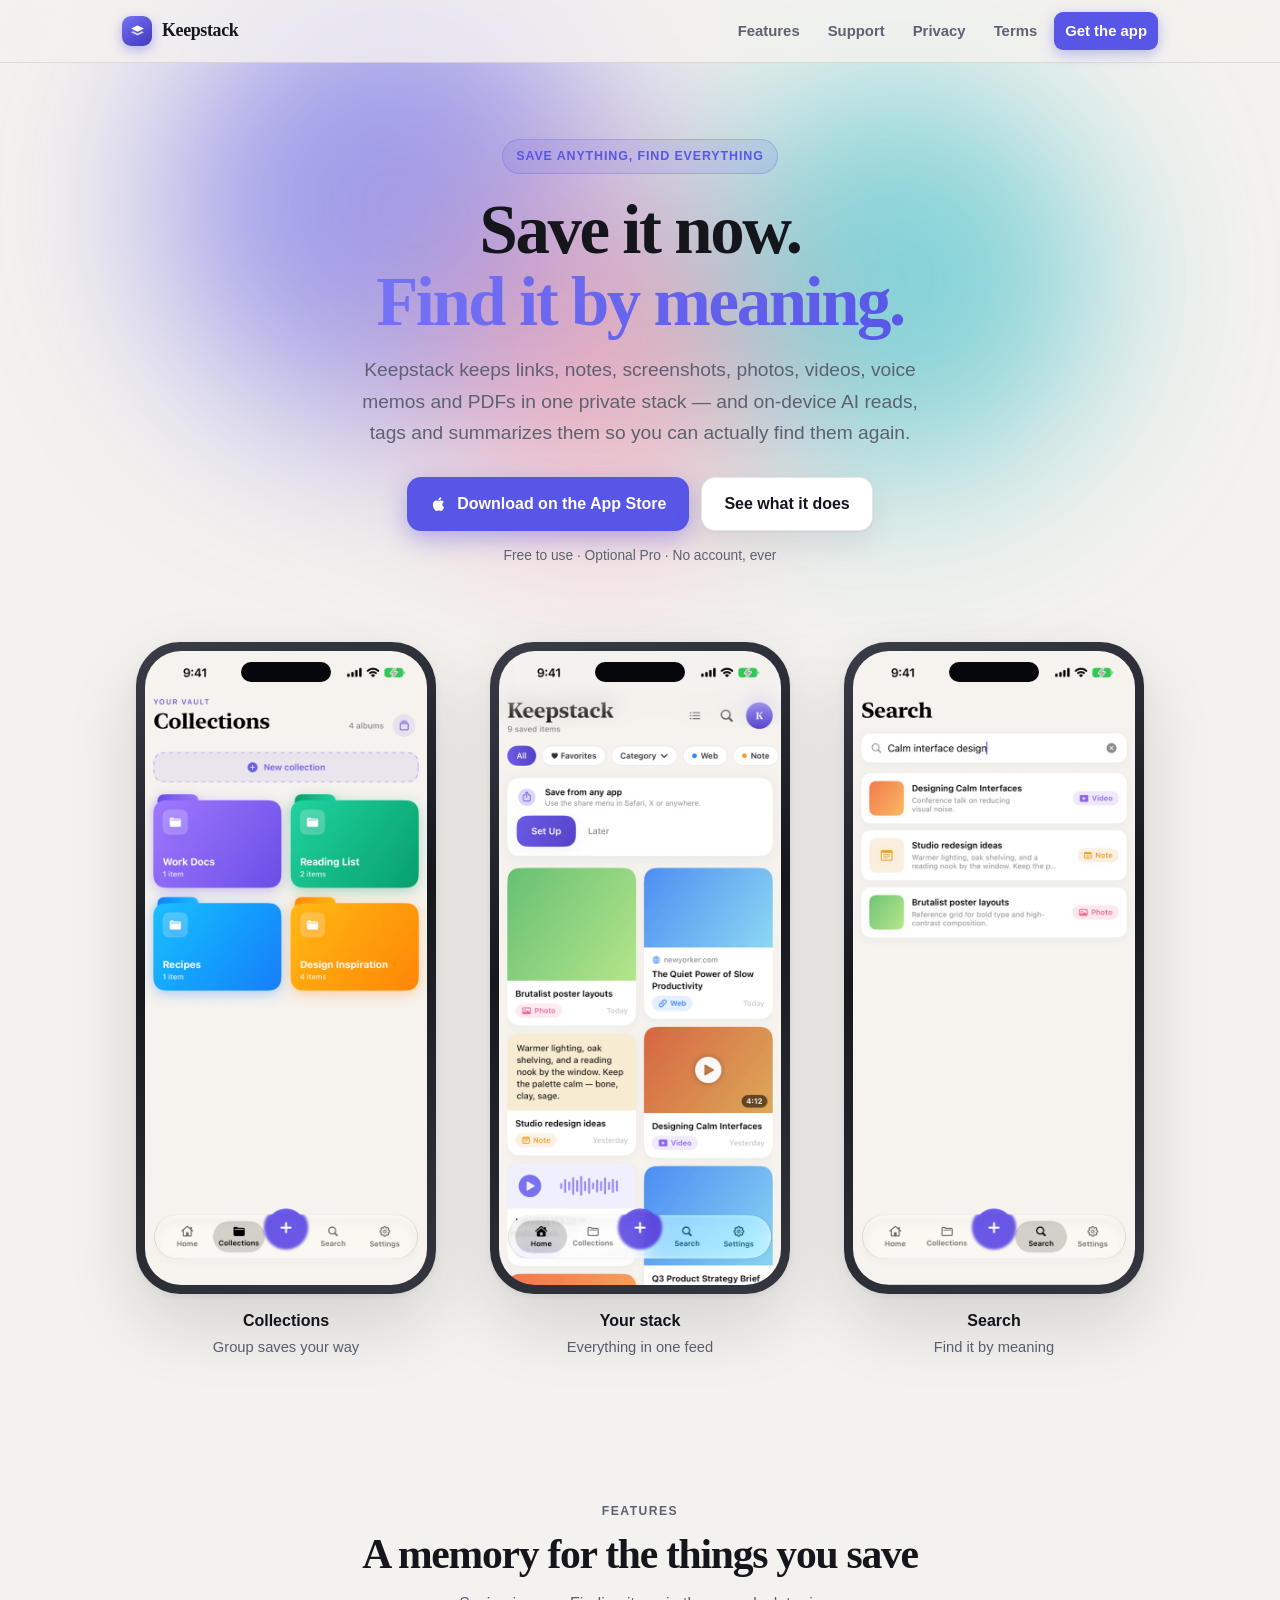
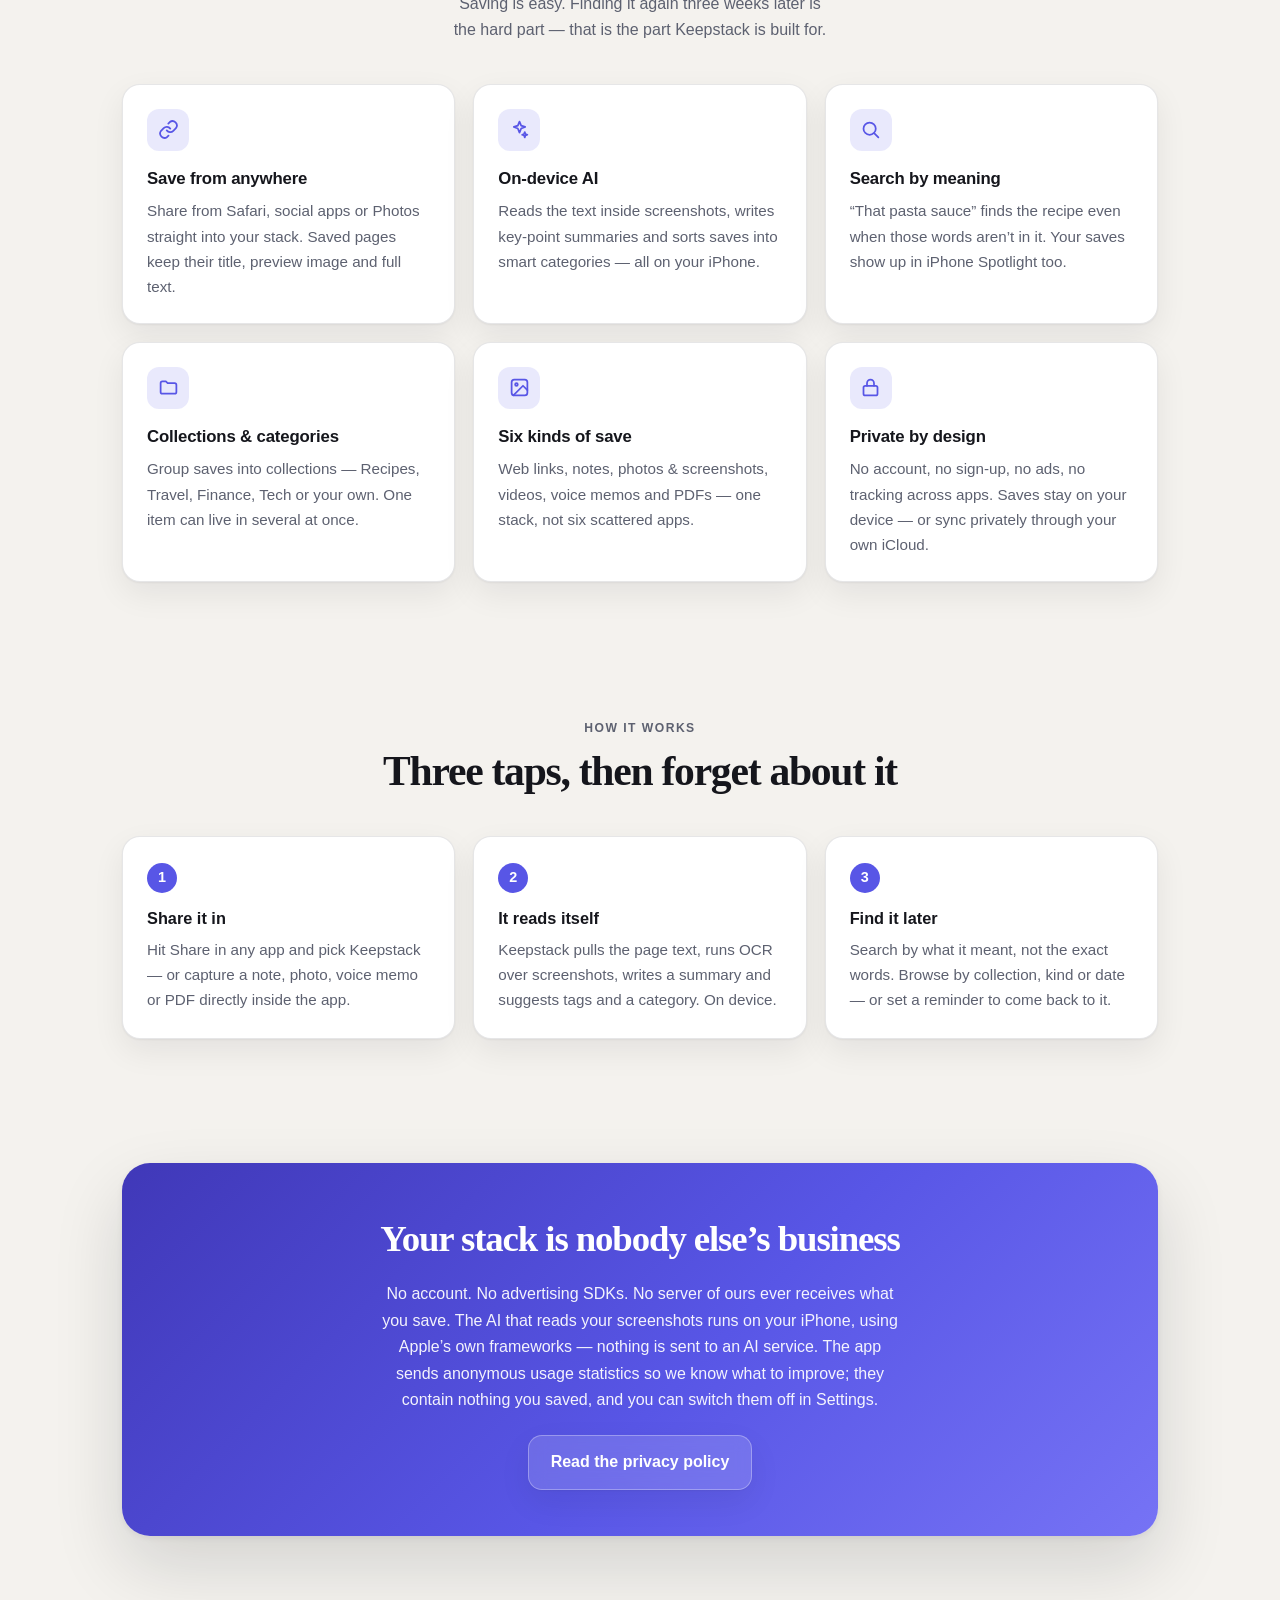
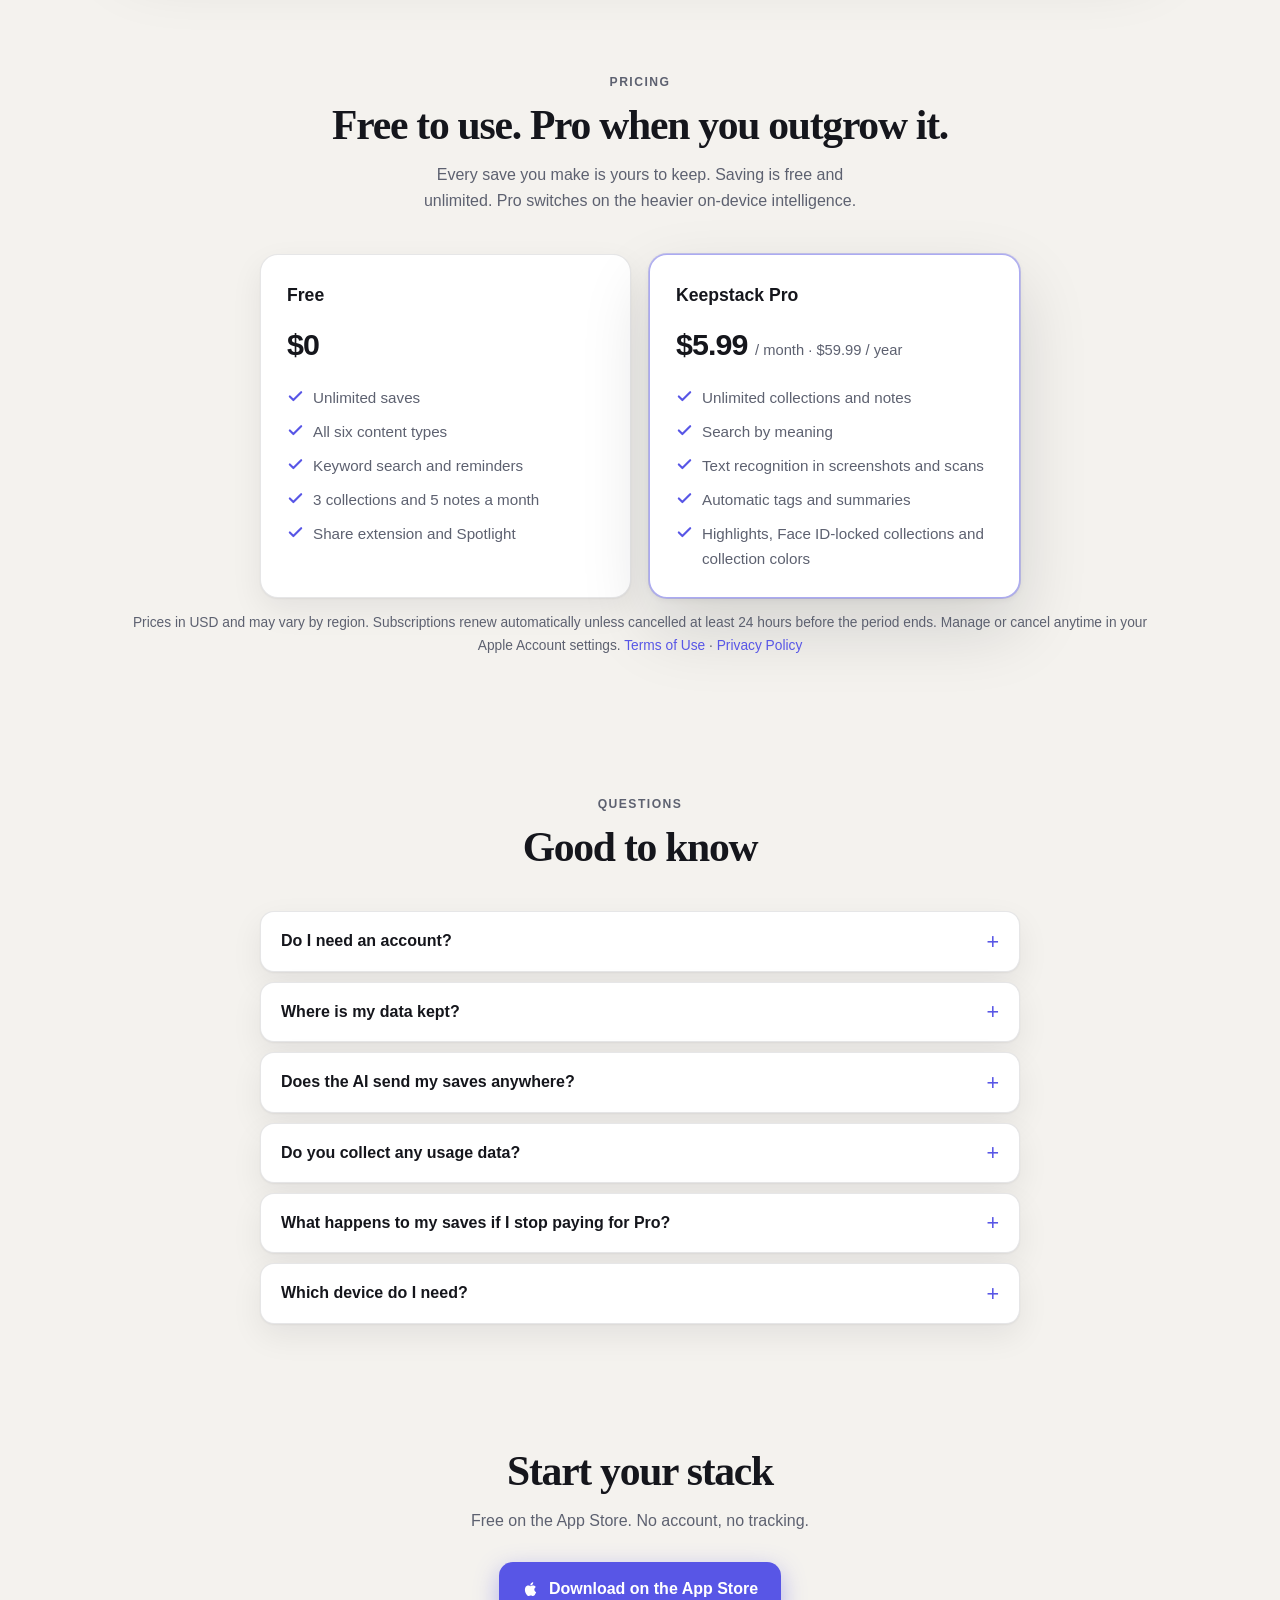
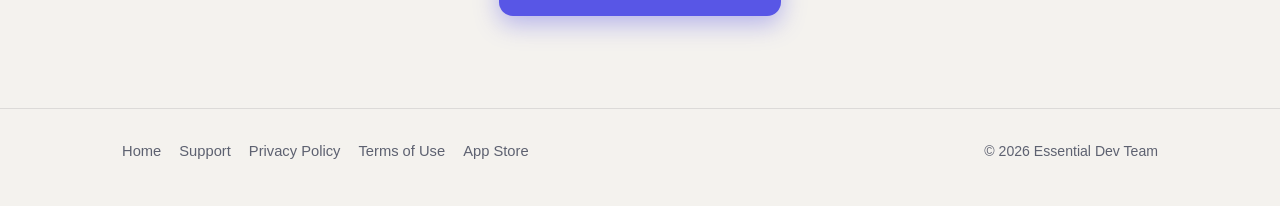
<file: index.html>
<!doctype html>
<html lang="en">
<head>
  <meta charset="utf-8">
  <meta name="viewport" content="width=device-width, initial-scale=1">
  <title>Keepstack — Save Links, Notes & Screenshots Privately</title>
  <meta name="description" content="Keepstack keeps your links, notes, screenshots, photos, videos, voice memos and PDFs in one private stack — with on-device AI that tags, summarizes and finds them again.">
  <meta name="theme-color" content="#5856E6">
  <meta property="og:title" content="Keepstack — Save Links, Notes & Screenshots Privately">
  <meta property="og:description" content="Keepstack keeps your links, notes, screenshots, photos, videos, voice memos and PDFs in one private stack — with on-device AI that tags, summarizes and finds them again.">
  <meta property="og:type" content="website">
  <meta property="og:url" content="https://snrgwa-bot.github.io/Keepstack/">
  <meta property="og:image" content="https://snrgwa-bot.github.io/Keepstack/shots/1-library.png">
  <meta name="twitter:card" content="summary_large_image">
  <link rel="canonical" href="https://snrgwa-bot.github.io/Keepstack/">
  <link rel="stylesheet" href="style.css">
  <link rel="icon" href="data:image/svg+xml,<svg xmlns='http://www.w3.org/2000/svg' viewBox='0 0 100 100'><rect width='100' height='100' rx='24' fill='%235856E6'/><g fill='white'><path d='M50 18 82 34 50 50 18 34z'/><path d='M50 58 74 46l8 4-32 16-32-16 8-4z' opacity='.75'/></g></svg>">
</head>
<body>
  <header class="site">
    <div class="wrap nav">
      <a class="brand" href="index.html">
        <span class="logo"><svg viewBox="0 0 100 100" fill="#fff"><path d="M50 14 88 33 50 52 12 33z"/><path d="M50 62 76 49l12 6-38 19-38-19 12-6z" opacity=".75"/></svg></span>
        Keepstack
      </a>
      <nav class="nav-links">
        <a class="only-wide" href="index.html#features">Features</a>
        <a href="support.html">Support</a>
        <a href="privacy.html">Privacy</a>
        <a class="only-wide" href="terms.html">Terms</a>
        <a class="cta" href="https://apps.apple.com/app/id6787906490">Get the app</a>
      </nav>
    </div>
  </header>
  <main>
    <div class="wrap">
      <section class="hero">
        <div class="aurora" aria-hidden="true"><span class="a1"></span><span class="a2"></span><span class="a3"></span></div>
        <span class="badge reveal">Save anything, find everything</span>
        <h1 class="reveal d1">Save it now.<br><em>Find it by meaning.</em></h1>
        <p class="lead reveal d2">Keepstack keeps links, notes, screenshots, photos, videos, voice memos and PDFs in one private stack — and on-device AI reads, tags and summarizes them so you can actually find them again.</p>
        <div class="cta-row reveal d3">
          <a class="btn btn-primary" href="https://apps.apple.com/app/id6787906490">
            <svg width="18" height="18" viewBox="0 0 24 24" fill="currentColor" aria-hidden="true"><path d="M16.4 12.7c0-2.3 1.9-3.4 2-3.5-1.1-1.6-2.8-1.8-3.4-1.8-1.5-.2-2.8.8-3.6.8-.7 0-1.8-.8-3-.8-1.6 0-3 .9-3.8 2.3-1.6 2.8-.4 7 1.2 9.3.8 1.1 1.7 2.4 2.9 2.3 1.2 0 1.6-.7 3-.7s1.8.7 3 .7c1.3 0 2.1-1.1 2.8-2.3.9-1.3 1.3-2.6 1.3-2.7 0 0-2.4-.9-2.4-3.6zM14 5.9c.6-.8 1.1-1.9 1-3-1 0-2.2.6-2.9 1.5-.6.7-1.2 1.8-1 2.9 1.1 0 2.2-.6 2.9-1.4z"/></svg>
            Download on the App Store
          </a>
          <a class="btn btn-ghost" href="#features">See what it does</a>
        </div>
        <p class="note reveal d3">Free to use · Optional Pro · No account, ever</p>
      </section>

      <section style="padding-top:22px" aria-label="Screenshots">
        <div class="showcase">
          <figure class="reveal">
            <div class="phone"><img src="shots/3-collections.png" alt="The Collections tab in Keepstack, showing colourful album cards such as Work Docs, Reading List and Recipes." width="1206" height="2622" loading="lazy"></div>
            <figcaption><b>Collections</b>Group saves your way</figcaption>
          </figure>
          <figure class="reveal d1">
            <div class="phone float"><img src="shots/1-library.png" alt="The Keepstack library: a masonry feed mixing a saved article, a photo, a note, a video and a voice memo." width="1206" height="2622" fetchpriority="high"></div>
            <figcaption><b>Your stack</b>Everything in one feed</figcaption>
          </figure>
          <figure class="reveal d2">
            <div class="phone"><img src="shots/4-search.png" alt="Keepstack search results, each row showing a thumbnail, title, snippet and the date it was saved." width="1206" height="2622" loading="lazy"></div>
            <figcaption><b>Search</b>Find it by meaning</figcaption>
          </figure>
        </div>
      </section>

      <section id="features">
        <div class="section-head reveal">
          <p class="eyebrow">Features</p>
          <h2>A memory for the things you save</h2>
          <p>Saving is easy. Finding it again three weeks later is the hard part — that is the part Keepstack is built for.</p>
        </div>

        <div class="features">
          <div class="feature reveal">
            <div class="ico"><svg viewBox="0 0 24 24" fill="none" stroke="currentColor" stroke-width="2" stroke-linecap="round" stroke-linejoin="round"><path d="M10 13a5 5 0 0 0 7.5.5l3-3a5 5 0 0 0-7-7l-1.7 1.7"/><path d="M14 11a5 5 0 0 0-7.5-.5l-3 3a5 5 0 0 0 7 7L12 19"/></svg></div>
            <h3>Save from anywhere</h3>
            <p>Share from Safari, social apps or Photos straight into your stack. Saved pages keep their title, preview image and full text.</p>
          </div>
          <div class="feature reveal d1">
            <div class="ico"><svg viewBox="0 0 24 24" fill="none" stroke="currentColor" stroke-width="2" stroke-linecap="round" stroke-linejoin="round"><path d="M12 3l1.9 4.6L18.5 9l-4.6 1.9L12 15.5l-1.9-4.6L5.5 9l4.6-1.4z"/><path d="M18 15l.8 2.2L21 18l-2.2.8L18 21l-.8-2.2L15 18l2.2-.8z"/></svg></div>
            <h3>On-device AI</h3>
            <p>Reads the text inside screenshots, writes key-point summaries and sorts saves into smart categories — all on your iPhone.</p>
          </div>
          <div class="feature reveal d2">
            <div class="ico"><svg viewBox="0 0 24 24" fill="none" stroke="currentColor" stroke-width="2" stroke-linecap="round" stroke-linejoin="round"><circle cx="11" cy="11" r="7"/><path d="M21 21l-4.3-4.3"/></svg></div>
            <h3>Search by meaning</h3>
            <p>“That pasta sauce” finds the recipe even when those words aren’t in it. Your saves show up in iPhone Spotlight too.</p>
          </div>
          <div class="feature reveal">
            <div class="ico"><svg viewBox="0 0 24 24" fill="none" stroke="currentColor" stroke-width="2" stroke-linecap="round" stroke-linejoin="round"><path d="M3 7a2 2 0 0 1 2-2h4l2 2h8a2 2 0 0 1 2 2v8a2 2 0 0 1-2 2H5a2 2 0 0 1-2-2z"/></svg></div>
            <h3>Collections &amp; categories</h3>
            <p>Group saves into collections — Recipes, Travel, Finance, Tech or your own. One item can live in several at once.</p>
          </div>
          <div class="feature reveal d1">
            <div class="ico"><svg viewBox="0 0 24 24" fill="none" stroke="currentColor" stroke-width="2" stroke-linecap="round" stroke-linejoin="round"><rect x="3" y="3" width="18" height="18" rx="3"/><circle cx="8.5" cy="8.5" r="1.5"/><path d="M21 15l-5-5L5 21"/></svg></div>
            <h3>Six kinds of save</h3>
            <p>Web links, notes, photos &amp; screenshots, videos, voice memos and PDFs — one stack, not six scattered apps.</p>
          </div>
          <div class="feature reveal d2">
            <div class="ico"><svg viewBox="0 0 24 24" fill="none" stroke="currentColor" stroke-width="2" stroke-linecap="round" stroke-linejoin="round"><rect x="4" y="10" width="16" height="11" rx="2"/><path d="M8 10V7a4 4 0 0 1 8 0v3"/></svg></div>
            <h3>Private by design</h3>
            <p>No account, no sign-up, no ads, no tracking across apps. Saves stay on your device — or sync privately through your own iCloud.</p>
          </div>
        </div>
      </section>

      <section>
        <div class="section-head reveal">
          <p class="eyebrow">How it works</p>
          <h2>Three taps, then forget about it</h2>
        </div>
        <div class="steps">
          <div class="step reveal"><h3>Share it in</h3><p>Hit Share in any app and pick Keepstack — or capture a note, photo, voice memo or PDF directly inside the app.</p></div>
          <div class="step reveal d1"><h3>It reads itself</h3><p>Keepstack pulls the page text, runs OCR over screenshots, writes a summary and suggests tags and a category. On device.</p></div>
          <div class="step reveal d2"><h3>Find it later</h3><p>Search by what it meant, not the exact words. Browse by collection, kind or date — or set a reminder to come back to it.</p></div>
        </div>
      </section>

      <section>
        <div class="strip reveal">
          <h2>Your stack is nobody else’s business</h2>
          <p>No account. No advertising SDKs. No server of ours ever receives what you save. The AI that reads your screenshots runs on your iPhone, using Apple’s own frameworks — nothing is sent to an AI service. The app sends anonymous usage statistics so we know what to improve; they contain nothing you saved, and you can switch them off in Settings.</p>
          <a class="btn btn-ghost" href="privacy.html">Read the privacy policy</a>
        </div>
      </section>

      <section>
        <div class="section-head reveal">
          <p class="eyebrow">Pricing</p>
          <h2>Free to use. Pro when you outgrow it.</h2>
          <p>Every save you make is yours to keep. Saving is free and unlimited. Pro switches on the heavier on-device intelligence.</p>
        </div>
        <div class="plans">
          <div class="plan reveal">
            <h3>Free</h3>
            <div class="price">$0</div>
            <ul>
              <li><svg viewBox="0 0 24 24" fill="none" stroke="currentColor" stroke-width="3" stroke-linecap="round" stroke-linejoin="round"><path d="M20 6L9 17l-5-5"/></svg>Unlimited saves</li>
              <li><svg viewBox="0 0 24 24" fill="none" stroke="currentColor" stroke-width="3" stroke-linecap="round" stroke-linejoin="round"><path d="M20 6L9 17l-5-5"/></svg>All six content types</li>
              <li><svg viewBox="0 0 24 24" fill="none" stroke="currentColor" stroke-width="3" stroke-linecap="round" stroke-linejoin="round"><path d="M20 6L9 17l-5-5"/></svg>Keyword search and reminders</li>
              <li><svg viewBox="0 0 24 24" fill="none" stroke="currentColor" stroke-width="3" stroke-linecap="round" stroke-linejoin="round"><path d="M20 6L9 17l-5-5"/></svg>3 collections and 5 notes a month</li>
              <li><svg viewBox="0 0 24 24" fill="none" stroke="currentColor" stroke-width="3" stroke-linecap="round" stroke-linejoin="round"><path d="M20 6L9 17l-5-5"/></svg>Share extension and Spotlight</li>
            </ul>
          </div>
          <div class="plan featured reveal d1">
            <h3>Keepstack Pro</h3>
            <div class="price">$5.99 <span>/ month · $59.99 / year</span></div>
            <ul>
              <li><svg viewBox="0 0 24 24" fill="none" stroke="currentColor" stroke-width="3" stroke-linecap="round" stroke-linejoin="round"><path d="M20 6L9 17l-5-5"/></svg>Unlimited collections and notes</li>
              <li><svg viewBox="0 0 24 24" fill="none" stroke="currentColor" stroke-width="3" stroke-linecap="round" stroke-linejoin="round"><path d="M20 6L9 17l-5-5"/></svg>Search by meaning</li>
              <li><svg viewBox="0 0 24 24" fill="none" stroke="currentColor" stroke-width="3" stroke-linecap="round" stroke-linejoin="round"><path d="M20 6L9 17l-5-5"/></svg>Text recognition in screenshots and scans</li>
              <li><svg viewBox="0 0 24 24" fill="none" stroke="currentColor" stroke-width="3" stroke-linecap="round" stroke-linejoin="round"><path d="M20 6L9 17l-5-5"/></svg>Automatic tags and summaries</li>
              <li><svg viewBox="0 0 24 24" fill="none" stroke="currentColor" stroke-width="3" stroke-linecap="round" stroke-linejoin="round"><path d="M20 6L9 17l-5-5"/></svg>Highlights, Face ID-locked collections and collection colors</li>
            </ul>
          </div>
        </div>
        <p class="note" style="text-align:center">Prices in USD and may vary by region. Subscriptions renew automatically unless cancelled at least 24 hours before the period ends. Manage or cancel anytime in your Apple Account settings. <a href="terms.html">Terms of Use</a> · <a href="privacy.html">Privacy Policy</a></p>
      </section>

      <section>
        <div class="section-head reveal">
          <p class="eyebrow">Questions</p>
          <h2>Good to know</h2>
        </div>
        <div class="faq">
          <details class="reveal"><summary>Do I need an account?</summary><p>No. There is no sign-up and no login anywhere in Keepstack. Open the app and start saving.</p></details>
          <details class="reveal"><summary>Where is my data kept?</summary><p>On your iPhone. If you switch on iCloud Sync, your saves also sync through <em>your own</em> private iCloud account so they appear on your other devices — that stays between you and Apple. None of your saves ever reach a server of ours — the only thing we receive is anonymous usage statistics, which you can turn off in Settings.</p></details>
          <details class="reveal"><summary>Does the AI send my saves anywhere?</summary><p>No. Text recognition, voice-memo transcription, summaries, tagging and semantic search all run on your device using Apple’s Vision, Natural Language, Speech and Apple Intelligence frameworks. Voice memos are transcribed in the languages Apple can transcribe on the device.</p></details>
          <details class="reveal"><summary>Do you collect any usage data?</summary><p>Anonymous statistics only — device and app version, which screens are opened, and crash diagnostics — tied to a random installation ID, never to you, and never including anything you saved. Switch it off in Settings → Privacy. <a href="privacy.html#usage">Details</a>.</p></details>
          <details class="reveal"><summary>What happens to my saves if I stop paying for Pro?</summary><p>Nothing is deleted or locked. Everything you saved stays; only the Pro features switch off until you resubscribe.</p></details>
          <details class="reveal"><summary>Which device do I need?</summary><p>Keepstack runs on iPhone and iPad with iOS 17 and later.</p></details>
        </div>
      </section>

      <section style="text-align:center">
        <div class="section-head reveal" style="margin-bottom:22px">
          <h2>Start your stack</h2>
          <p>Free on the App Store. No account, no tracking.</p>
        </div>
        <div class="cta-row reveal d1">
          <a class="btn btn-primary" href="https://apps.apple.com/app/id6787906490">
            <svg width="18" height="18" viewBox="0 0 24 24" fill="currentColor" aria-hidden="true"><path d="M16.4 12.7c0-2.3 1.9-3.4 2-3.5-1.1-1.6-2.8-1.8-3.4-1.8-1.5-.2-2.8.8-3.6.8-.7 0-1.8-.8-3-.8-1.6 0-3 .9-3.8 2.3-1.6 2.8-.4 7 1.2 9.3.8 1.1 1.7 2.4 2.9 2.3 1.2 0 1.6-.7 3-.7s1.8.7 3 .7c1.3 0 2.1-1.1 2.8-2.3.9-1.3 1.3-2.6 1.3-2.7 0 0-2.4-.9-2.4-3.6zM14 5.9c.6-.8 1.1-1.9 1-3-1 0-2.2.6-2.9 1.5-.6.7-1.2 1.8-1 2.9 1.1 0 2.2-.6 2.9-1.4z"/></svg>
            Download on the App Store
          </a>
        </div>
      </section>
    </div>
  </main>
  <footer class="site">
    <div class="wrap foot-inner">
      <div class="foot-links">
        <a href="index.html">Home</a>
        <a href="support.html">Support</a>
        <a href="privacy.html">Privacy Policy</a>
        <a href="terms.html">Terms of Use</a>
        <a href="https://apps.apple.com/app/id6787906490">App Store</a>
      </div>
      <div class="foot-copy">© 2026 Essential Dev Team</div>
    </div>
  </footer>

  <script>
    // Scroll reveal — respects Reduce Motion (the CSS already no-ops the transition).
    (function () {
      var els = document.querySelectorAll('.reveal');
      if (!('IntersectionObserver' in window)) {
        els.forEach(function (el) { el.classList.add('in'); });
        return;
      }
      var io = new IntersectionObserver(function (entries) {
        entries.forEach(function (e) {
          if (e.isIntersecting) { e.target.classList.add('in'); io.unobserve(e.target); }
        });
      }, { rootMargin: '0px 0px -8% 0px', threshold: 0.08 });
      els.forEach(function (el) { io.observe(el); });
    })();
  </script>
</body>
</html>
</file>
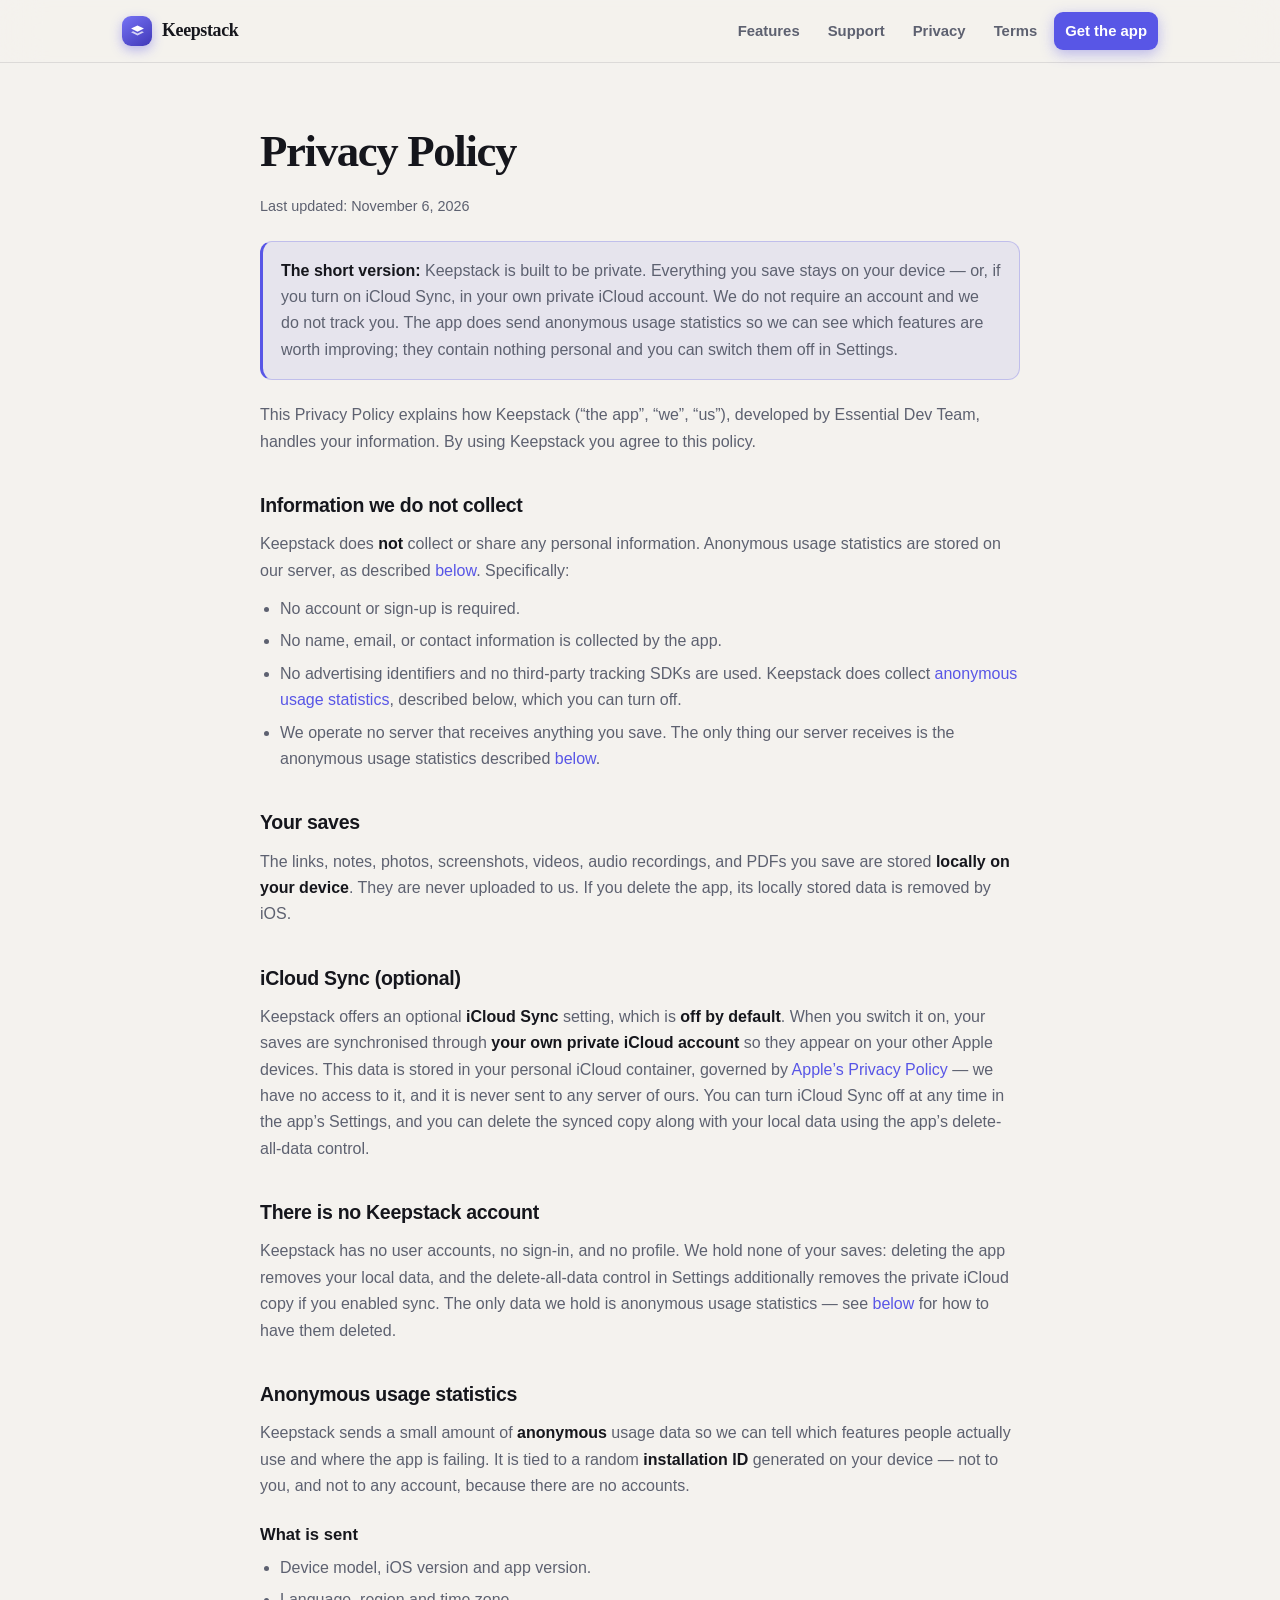
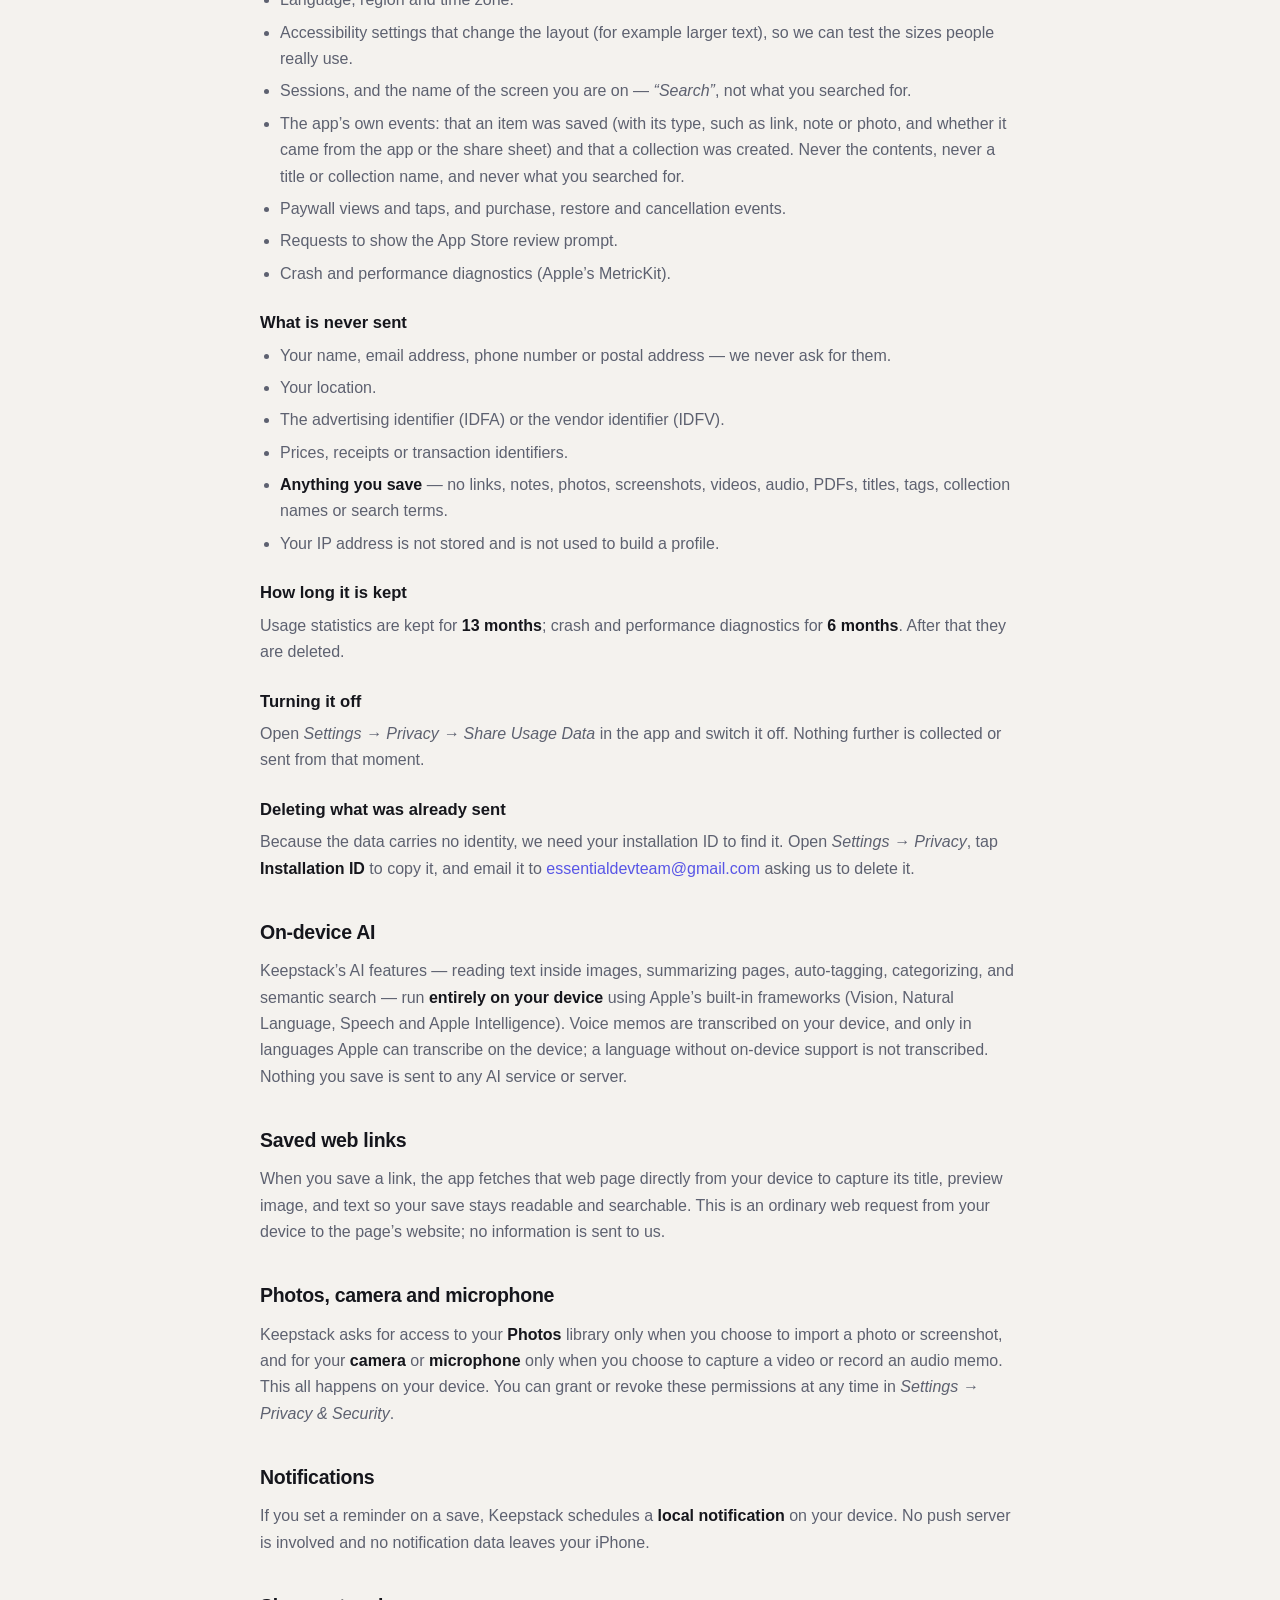
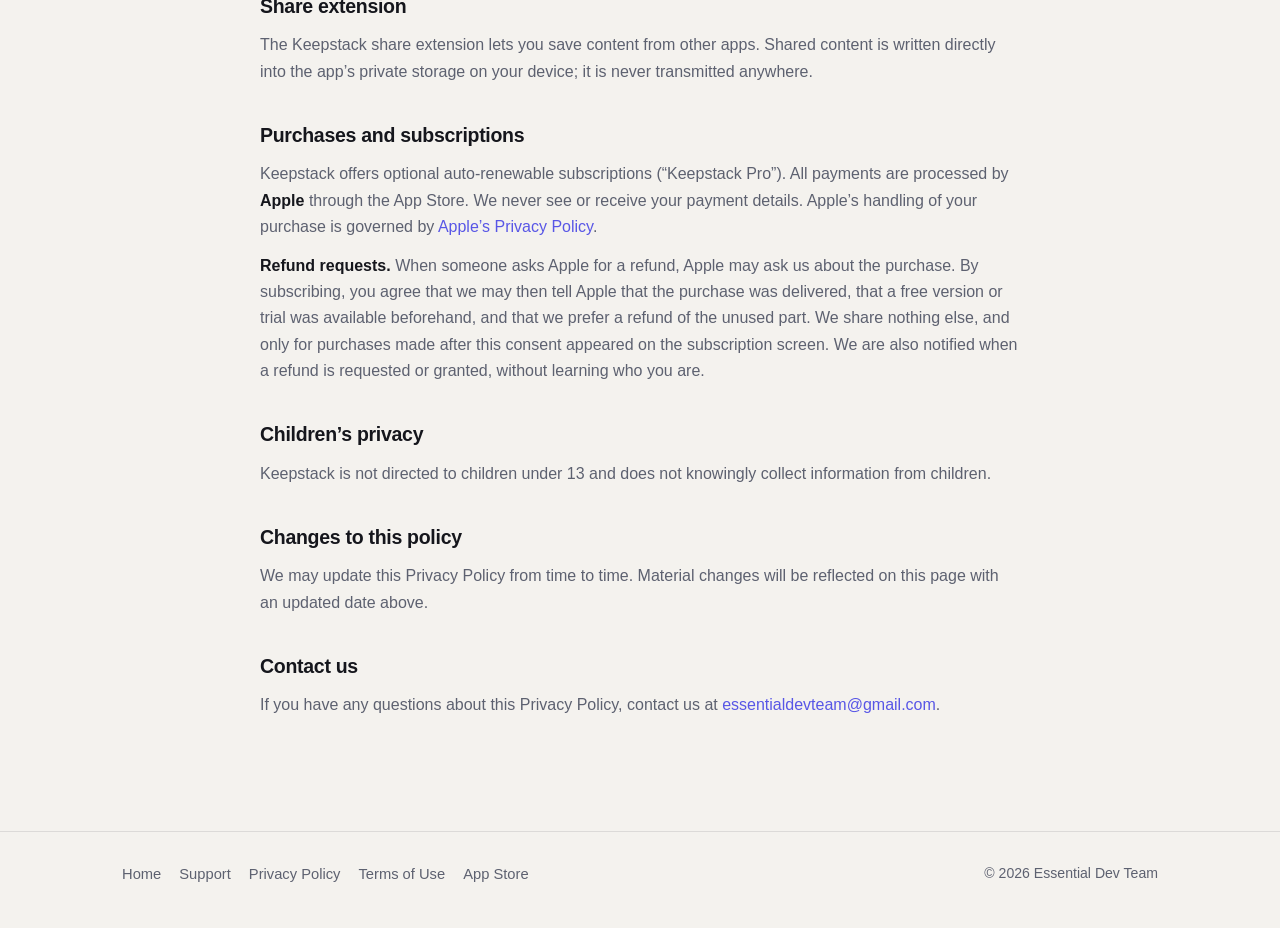
<file: privacy.html>
<!doctype html>
<html lang="en">
<head>
  <meta charset="utf-8">
  <meta name="viewport" content="width=device-width, initial-scale=1">
  <title>Privacy Policy — Keepstack</title>
  <meta name="description" content="How Keepstack handles your information: no account, no tracking, and nothing you save reaches our server. Saves stay on your device or in your own private iCloud.">
  <meta name="theme-color" content="#5856E6">
  <meta property="og:title" content="Privacy Policy — Keepstack">
  <meta property="og:description" content="How Keepstack handles your information: no account, no tracking, and nothing you save reaches our server. Saves stay on your device or in your own private iCloud.">
  <meta property="og:type" content="website">
  <meta property="og:url" content="https://snrgwa-bot.github.io/Keepstack/">
  <meta property="og:image" content="https://snrgwa-bot.github.io/Keepstack/shots/1-library.png">
  <meta name="twitter:card" content="summary_large_image">
  <link rel="canonical" href="https://snrgwa-bot.github.io/Keepstack/privacy.html">
  <link rel="stylesheet" href="style.css">
  <link rel="icon" href="data:image/svg+xml,<svg xmlns='http://www.w3.org/2000/svg' viewBox='0 0 100 100'><rect width='100' height='100' rx='24' fill='%235856E6'/><g fill='white'><path d='M50 18 82 34 50 50 18 34z'/><path d='M50 58 74 46l8 4-32 16-32-16 8-4z' opacity='.75'/></g></svg>">
</head>
<body>
  <header class="site">
    <div class="wrap nav">
      <a class="brand" href="index.html">
        <span class="logo"><svg viewBox="0 0 100 100" fill="#fff"><path d="M50 14 88 33 50 52 12 33z"/><path d="M50 62 76 49l12 6-38 19-38-19 12-6z" opacity=".75"/></svg></span>
        Keepstack
      </a>
      <nav class="nav-links">
        <a class="only-wide" href="index.html#features">Features</a>
        <a href="support.html">Support</a>
        <a href="privacy.html">Privacy</a>
        <a class="only-wide" href="terms.html">Terms</a>
        <a class="cta" href="https://apps.apple.com/app/id6787906490">Get the app</a>
      </nav>
    </div>
  </header>
  <main class="wrap doc">
    <h1>Privacy Policy</h1>
    <p class="updated">Last updated: November 6, 2026</p>

    <div class="callout">
      <strong>The short version:</strong> Keepstack is built to be private. Everything you save stays on your device — or, if you turn on iCloud Sync, in your own private iCloud account. We do not require an account and we do not track you. The app does send anonymous usage statistics so we can see which features are worth improving; they contain nothing personal and you can switch them off in Settings.
    </div>

    <p>This Privacy Policy explains how Keepstack (“the app”, “we”, “us”), developed by Essential Dev Team, handles your information. By using Keepstack you agree to this policy.</p>

    <h2>Information we do not collect</h2>
    <p>Keepstack does <strong>not</strong> collect or share any personal information. Anonymous usage statistics are stored on our server, as described <a href="#usage">below</a>. Specifically:</p>
    <ul>
      <li>No account or sign-up is required.</li>
      <li>No name, email, or contact information is collected by the app.</li>
      <li>No advertising identifiers and no third-party tracking SDKs are used. Keepstack does collect <a href="#usage">anonymous usage statistics</a>, described below, which you can turn off.</li>
      <li>We operate no server that receives anything you save. The only thing our server receives is the anonymous usage statistics described <a href="#usage">below</a>.</li>
    </ul>

    <h2>Your saves</h2>
    <p>The links, notes, photos, screenshots, videos, audio recordings, and PDFs you save are stored <strong>locally on your device</strong>. They are never uploaded to us. If you delete the app, its locally stored data is removed by iOS.</p>

    <h2>iCloud Sync (optional)</h2>
    <p>Keepstack offers an optional <strong>iCloud Sync</strong> setting, which is <strong>off by default</strong>. When you switch it on, your saves are synchronised through <strong>your own private iCloud account</strong> so they appear on your other Apple devices. This data is stored in your personal iCloud container, governed by <a href="https://www.apple.com/legal/privacy/">Apple’s Privacy Policy</a> — we have no access to it, and it is never sent to any server of ours. You can turn iCloud Sync off at any time in the app’s Settings, and you can delete the synced copy along with your local data using the app’s delete-all-data control.</p>

    <h2>There is no Keepstack account</h2>
    <p>Keepstack has no user accounts, no sign-in, and no profile. We hold none of your saves: deleting the app removes your local data, and the delete-all-data control in Settings additionally removes the private iCloud copy if you enabled sync. The only data we hold is anonymous usage statistics — see <a href="#usage">below</a> for how to have them deleted.</p>


    <h2 id="usage">Anonymous usage statistics</h2>
    <p>Keepstack sends a small amount of <strong>anonymous</strong> usage data so we can tell which features people actually use and where the app is failing. It is tied to a random <strong>installation ID</strong> generated on your device — not to you, and not to any account, because there are no accounts.</p>

    <h3>What is sent</h3>
    <ul>
      <li>Device model, iOS version and app version.</li>
      <li>Language, region and time zone.</li>
      <li>Accessibility settings that change the layout (for example larger text), so we can test the sizes people really use.</li>
      <li>Sessions, and the name of the screen you are on — <em>“Search”</em>, not what you searched for.</li>
      <li>The app’s own events: that an item was saved (with its type, such as link, note or photo, and whether it came from the app or the share sheet) and that a collection was created. Never the contents, never a title or collection name, and never what you searched for.</li>
      <li>Paywall views and taps, and purchase, restore and cancellation events.</li>
      <li>Requests to show the App Store review prompt.</li>
      <li>Crash and performance diagnostics (Apple’s MetricKit).</li>
    </ul>

    <h3>What is never sent</h3>
    <ul>
      <li>Your name, email address, phone number or postal address — we never ask for them.</li>
      <li>Your location.</li>
      <li>The advertising identifier (IDFA) or the vendor identifier (IDFV).</li>
      <li>Prices, receipts or transaction identifiers.</li>
      <li><strong>Anything you save</strong> — no links, notes, photos, screenshots, videos, audio, PDFs, titles, tags, collection names or search terms.</li>
      <li>Your IP address is not stored and is not used to build a profile.</li>
    </ul>

    <h3>How long it is kept</h3>
    <p>Usage statistics are kept for <strong>13 months</strong>; crash and performance diagnostics for <strong>6 months</strong>. After that they are deleted.</p>

    <h3>Turning it off</h3>
    <p>Open <em>Settings → Privacy → Share Usage Data</em> in the app and switch it off. Nothing further is collected or sent from that moment.</p>

    <h3>Deleting what was already sent</h3>
    <p>Because the data carries no identity, we need your installation ID to find it. Open <em>Settings → Privacy</em>, tap <strong>Installation ID</strong> to copy it, and email it to <a href="mailto:essentialdevteam@gmail.com?subject=Keepstack%20data%20deletion">essentialdevteam@gmail.com</a> asking us to delete it.</p>

    <h2>On-device AI</h2>
    <p>Keepstack’s AI features — reading text inside images, summarizing pages, auto-tagging, categorizing, and semantic search — run <strong>entirely on your device</strong> using Apple’s built-in frameworks (Vision, Natural Language, Speech and Apple Intelligence). Voice memos are transcribed on your device, and only in languages Apple can transcribe on the device; a language without on-device support is not transcribed. Nothing you save is sent to any AI service or server.</p>

    <h2>Saved web links</h2>
    <p>When you save a link, the app fetches that web page directly from your device to capture its title, preview image, and text so your save stays readable and searchable. This is an ordinary web request from your device to the page’s website; no information is sent to us.</p>

    <h2>Photos, camera and microphone</h2>
    <p>Keepstack asks for access to your <strong>Photos</strong> library only when you choose to import a photo or screenshot, and for your <strong>camera</strong> or <strong>microphone</strong> only when you choose to capture a video or record an audio memo. This all happens on your device. You can grant or revoke these permissions at any time in <em>Settings → Privacy &amp; Security</em>.</p>

    <h2>Notifications</h2>
    <p>If you set a reminder on a save, Keepstack schedules a <strong>local notification</strong> on your device. No push server is involved and no notification data leaves your iPhone.</p>

    <h2>Share extension</h2>
    <p>The Keepstack share extension lets you save content from other apps. Shared content is written directly into the app’s private storage on your device; it is never transmitted anywhere.</p>

    <h2>Purchases and subscriptions</h2>
    <p>Keepstack offers optional auto-renewable subscriptions (“Keepstack Pro”). All payments are processed by <strong>Apple</strong> through the App Store. We never see or receive your payment details. Apple’s handling of your purchase is governed by <a href="https://www.apple.com/legal/privacy/">Apple’s Privacy Policy</a>.</p>
    <p><strong>Refund requests.</strong> When someone asks Apple for a refund, Apple may ask us about the purchase. By subscribing, you agree that we may then tell Apple that the purchase was delivered, that a free version or trial was available beforehand, and that we prefer a refund of the unused part. We share nothing else, and only for purchases made after this consent appeared on the subscription screen. We are also notified when a refund is requested or granted, without learning who you are.</p>

    <h2>Children’s privacy</h2>
    <p>Keepstack is not directed to children under 13 and does not knowingly collect information from children.</p>

    <h2>Changes to this policy</h2>
    <p>We may update this Privacy Policy from time to time. Material changes will be reflected on this page with an updated date above.</p>

    <h2>Contact us</h2>
    <p>If you have any questions about this Privacy Policy, contact us at <a href="mailto:essentialdevteam@gmail.com">essentialdevteam@gmail.com</a>.</p>
  </main>
  <footer class="site">
    <div class="wrap foot-inner">
      <div class="foot-links">
        <a href="index.html">Home</a>
        <a href="support.html">Support</a>
        <a href="privacy.html">Privacy Policy</a>
        <a href="terms.html">Terms of Use</a>
        <a href="https://apps.apple.com/app/id6787906490">App Store</a>
      </div>
      <div class="foot-copy">© 2026 Essential Dev Team</div>
    </div>
  </footer>

  <script>
    // Scroll reveal — respects Reduce Motion (the CSS already no-ops the transition).
    (function () {
      var els = document.querySelectorAll('.reveal');
      if (!('IntersectionObserver' in window)) {
        els.forEach(function (el) { el.classList.add('in'); });
        return;
      }
      var io = new IntersectionObserver(function (entries) {
        entries.forEach(function (e) {
          if (e.isIntersecting) { e.target.classList.add('in'); io.unobserve(e.target); }
        });
      }, { rootMargin: '0px 0px -8% 0px', threshold: 0.08 });
      els.forEach(function (el) { io.observe(el); });
    })();
  </script>
</body>
</html>
</file>
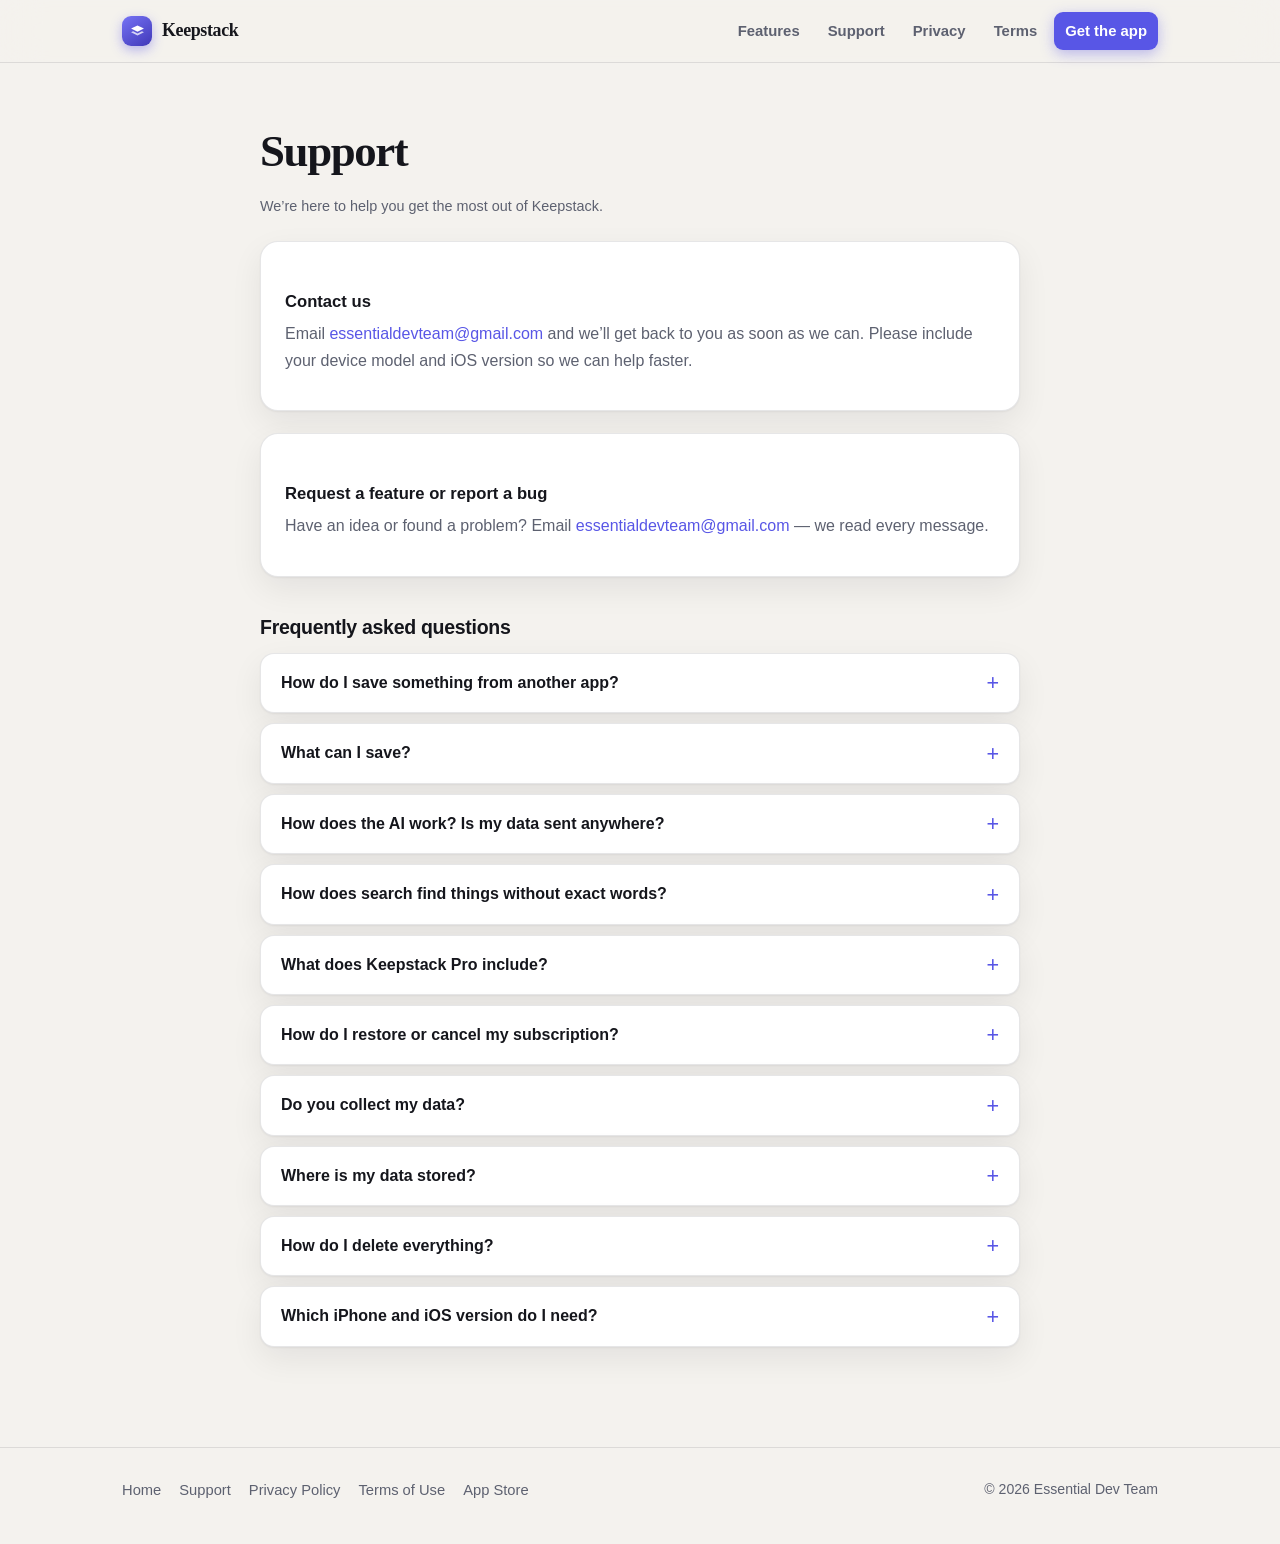
<file: support.html>
<!doctype html>
<html lang="en">
<head>
  <meta charset="utf-8">
  <meta name="viewport" content="width=device-width, initial-scale=1">
  <title>Support — Keepstack</title>
  <meta name="description" content="Get help with Keepstack: contact us, report a bug, request a feature, and read the FAQ.">
  <meta name="theme-color" content="#5856E6">
  <meta property="og:title" content="Support — Keepstack">
  <meta property="og:description" content="Get help with Keepstack: contact us, report a bug, request a feature, and read the FAQ.">
  <meta property="og:type" content="website">
  <meta property="og:url" content="https://snrgwa-bot.github.io/Keepstack/">
  <meta property="og:image" content="https://snrgwa-bot.github.io/Keepstack/shots/1-library.png">
  <meta name="twitter:card" content="summary_large_image">
  <link rel="canonical" href="https://snrgwa-bot.github.io/Keepstack/support.html">
  <link rel="stylesheet" href="style.css">
  <link rel="icon" href="data:image/svg+xml,<svg xmlns='http://www.w3.org/2000/svg' viewBox='0 0 100 100'><rect width='100' height='100' rx='24' fill='%235856E6'/><g fill='white'><path d='M50 18 82 34 50 50 18 34z'/><path d='M50 58 74 46l8 4-32 16-32-16 8-4z' opacity='.75'/></g></svg>">
</head>
<body>
  <header class="site">
    <div class="wrap nav">
      <a class="brand" href="index.html">
        <span class="logo"><svg viewBox="0 0 100 100" fill="#fff"><path d="M50 14 88 33 50 52 12 33z"/><path d="M50 62 76 49l12 6-38 19-38-19 12-6z" opacity=".75"/></svg></span>
        Keepstack
      </a>
      <nav class="nav-links">
        <a class="only-wide" href="index.html#features">Features</a>
        <a href="support.html">Support</a>
        <a href="privacy.html">Privacy</a>
        <a class="only-wide" href="terms.html">Terms</a>
        <a class="cta" href="https://apps.apple.com/app/id6787906490">Get the app</a>
      </nav>
    </div>
  </header>
  <main class="wrap doc">
    <h1>Support</h1>
    <p class="updated">We’re here to help you get the most out of Keepstack.</p>

    <div class="contact-card">
      <h3>Contact us</h3>
      <p>Email <a href="mailto:essentialdevteam@gmail.com?subject=Keepstack%20Support">essentialdevteam@gmail.com</a> and we’ll get back to you as soon as we can. Please include your device model and iOS version so we can help faster.</p>
    </div>

    <div class="contact-card">
      <h3>Request a feature or report a bug</h3>
      <p>Have an idea or found a problem? Email <a href="mailto:essentialdevteam@gmail.com?subject=Keepstack%20Feedback">essentialdevteam@gmail.com</a> — we read every message.</p>
    </div>

    <h2>Frequently asked questions</h2>
    <div class="faq">
      <details>
        <summary>How do I save something from another app?</summary>
        <p>Tap the <strong>Share</strong> button in any app — Safari, social media, Photos — and choose <strong>Keepstack</strong>. Pick a category and tags if you like, then tap <strong>Add to Library</strong>. The save appears in your stack the next time you open the app. If Keepstack doesn’t appear in the share sheet, scroll right, tap <strong>More</strong>, and enable it.</p>
      </details>
      <details>
        <summary>What can I save?</summary>
        <p>Six types of content: web links, notes, photos &amp; screenshots, videos, audio memos, and PDFs. Use the <strong>+</strong> button in the app or the share extension from other apps.</p>
      </details>
      <details>
        <summary>How does the AI work? Is my data sent anywhere?</summary>
        <p>All AI runs on your device using Apple’s built-in frameworks (Vision, Natural Language, Speech and Apple Intelligence). Keepstack reads the text inside your screenshots, transcribes voice memos, summarizes saved pages, auto-tags your saves, and sorts them into categories — without sending anything to a server. Voice memos are transcribed on your device, in the languages Apple can transcribe on the device. There is no account, and nothing you save is sent to any server or AI service. The app only sends anonymous usage statistics, which you can turn off (see below).</p>
      </details>
      <details>
        <summary>How does search find things without exact words?</summary>
        <p>Keepstack’s search understands meaning, not just keywords. Searching “that pasta sauce” can find a recipe even if those exact words aren’t in it. Your saves also appear in iPhone Spotlight search.</p>
      </details>
      <details>
        <summary>What does Keepstack Pro include?</summary>
        <p>Saving is free and unlimited: every content type, sharing, and keyword search. Pro adds AI summaries, automatic tags, text recognition in screenshots and scanned PDFs, search by meaning, highlights, Face ID-locked collections, collection colors, and unlimited collections and notes (the free plan includes 3 collections of your own and 5 notes a month). If Pro ends, everything you saved stays; only the Pro features switch off.</p>
      </details>
      <details>
        <summary>How do I restore or cancel my subscription?</summary>
        <p>To restore, open the Pro screen and tap <strong>Restore Purchases</strong>. To cancel, go to <em>Settings → [your name] → Subscriptions</em> on your device and manage Keepstack there.</p>
      </details>
      <details>
        <summary>Do you collect my data?</summary>
        <p>Nothing you save, ever — no links, notes, photos, audio, PDFs, titles, tags or search terms. The app does send <strong>anonymous usage statistics</strong>: device and app version, language and region, which screens are opened, that an item was saved, paywall and purchase events, and crash diagnostics. They are tied to a random installation ID, never to you, and carry no name, email, location or advertising identifier. Turn them off any time in <em>Settings → Privacy → Share Usage Data</em>, or copy your installation ID there and email us to have the data deleted. Full detail is in the <a href="privacy.html#usage">Privacy Policy</a>.</p>
      </details>
      <details>
        <summary>Where is my data stored?</summary>
        <p>On your device. Keepstack has no accounts, and none of your saves ever reach a server of ours. If you turn on <strong>iCloud Sync</strong> in <em>Settings → Sync &amp; Data</em>, your saves also sync through your own private iCloud account so they appear on your other Apple devices — that stays between you and Apple.</p>
      </details>
      <details>
        <summary>How do I delete everything?</summary>
        <p>Open <em>Settings → Sync &amp; Data</em> in the app and use <strong>Delete all data</strong>. That erases your local saves and, if iCloud Sync is on, the private iCloud copy too. Deleting the app also removes its local data. To delete anonymous usage statistics, email us your Installation ID from <em>Settings → Privacy</em>.</p>
      </details>
      <details>
        <summary>Which iPhone and iOS version do I need?</summary>
        <p>Keepstack runs on iPhone and iPad with iOS 17 or later.</p>
      </details>
    </div>
  </main>
  <footer class="site">
    <div class="wrap foot-inner">
      <div class="foot-links">
        <a href="index.html">Home</a>
        <a href="support.html">Support</a>
        <a href="privacy.html">Privacy Policy</a>
        <a href="terms.html">Terms of Use</a>
        <a href="https://apps.apple.com/app/id6787906490">App Store</a>
      </div>
      <div class="foot-copy">© 2026 Essential Dev Team</div>
    </div>
  </footer>

  <script>
    // Scroll reveal — respects Reduce Motion (the CSS already no-ops the transition).
    (function () {
      var els = document.querySelectorAll('.reveal');
      if (!('IntersectionObserver' in window)) {
        els.forEach(function (el) { el.classList.add('in'); });
        return;
      }
      var io = new IntersectionObserver(function (entries) {
        entries.forEach(function (e) {
          if (e.isIntersecting) { e.target.classList.add('in'); io.unobserve(e.target); }
        });
      }, { rootMargin: '0px 0px -8% 0px', threshold: 0.08 });
      els.forEach(function (el) { io.observe(el); });
    })();
  </script>
</body>
</html>
</file>
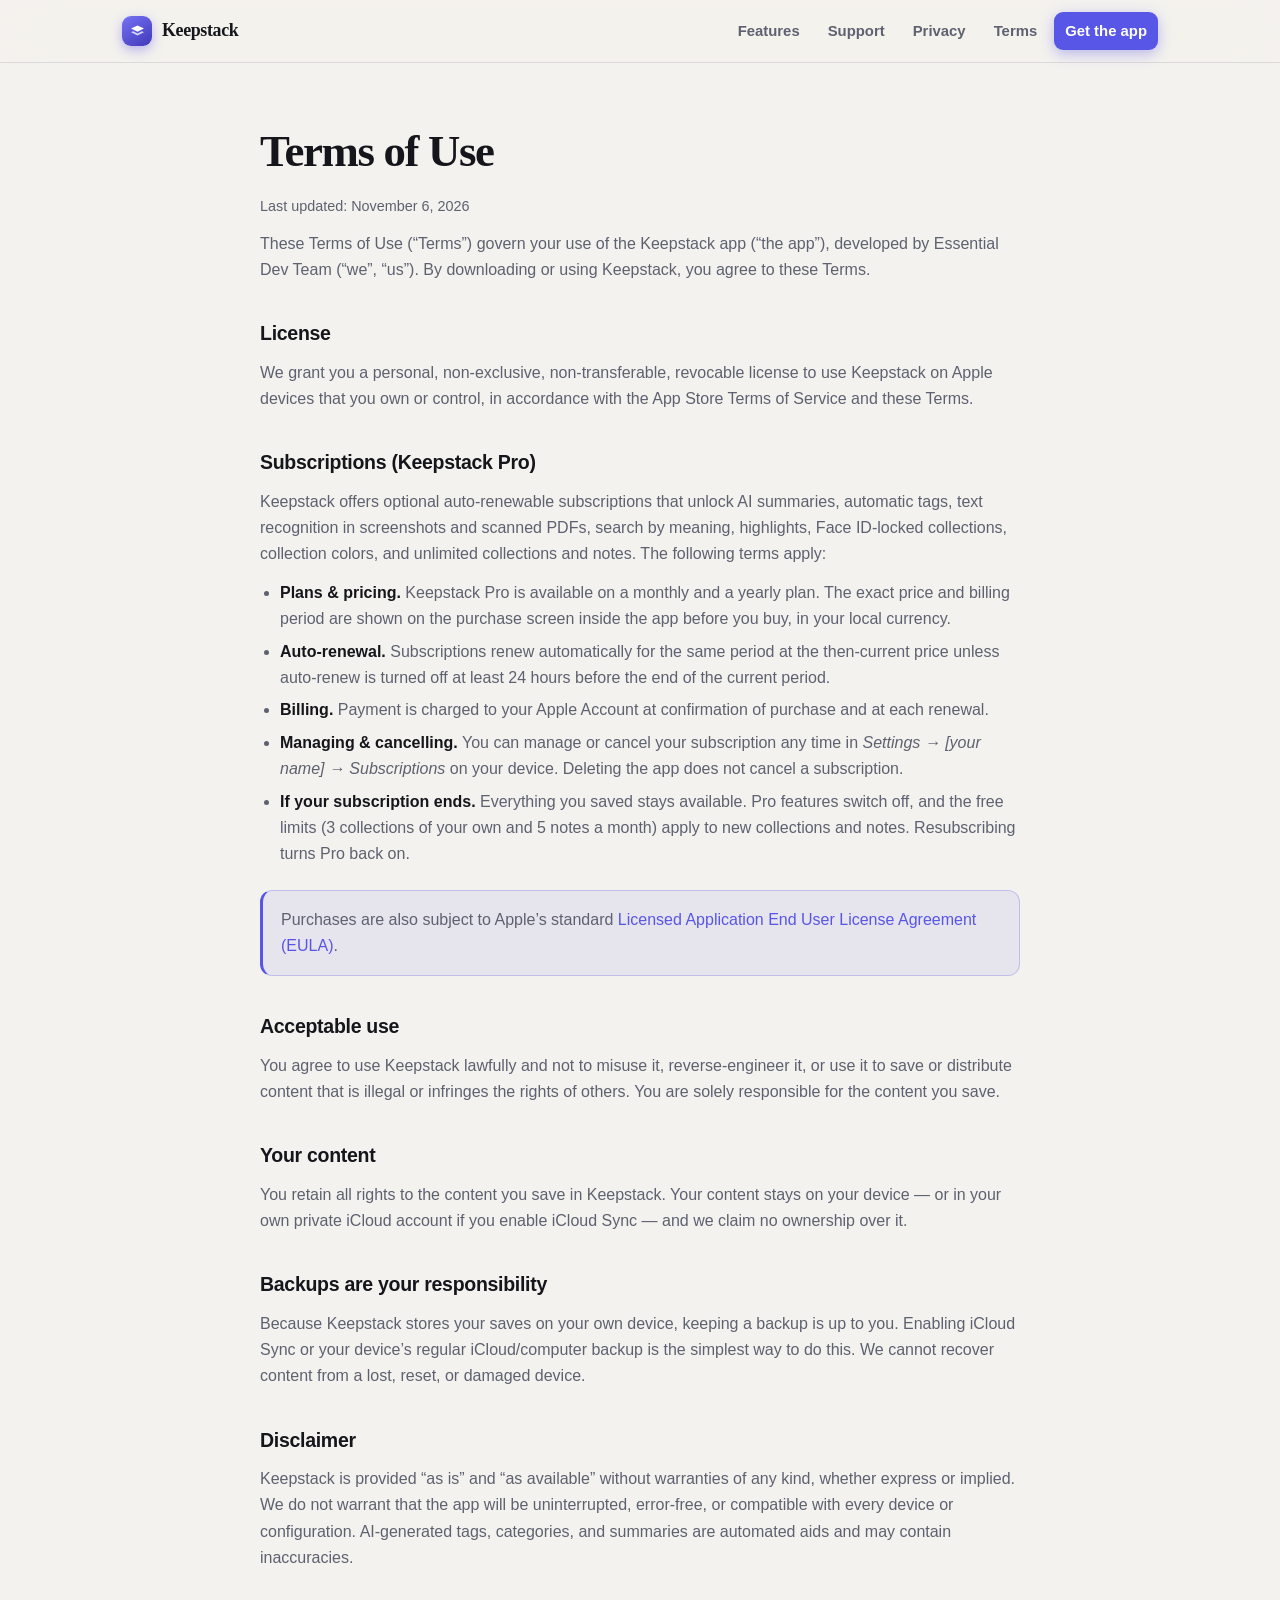
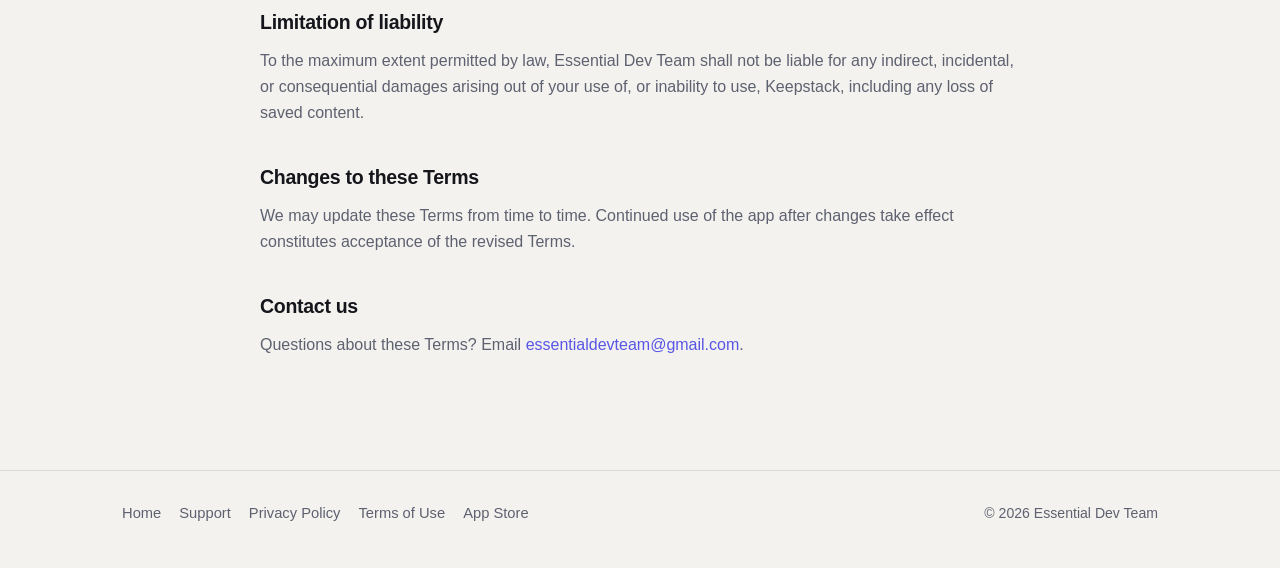
<file: terms.html>
<!doctype html>
<html lang="en">
<head>
  <meta charset="utf-8">
  <meta name="viewport" content="width=device-width, initial-scale=1">
  <title>Terms of Use — Keepstack</title>
  <meta name="description" content="The terms governing your use of Keepstack, including Keepstack Pro auto-renewable subscriptions.">
  <meta name="theme-color" content="#5856E6">
  <meta property="og:title" content="Terms of Use — Keepstack">
  <meta property="og:description" content="The terms governing your use of Keepstack, including Keepstack Pro auto-renewable subscriptions.">
  <meta property="og:type" content="website">
  <meta property="og:url" content="https://snrgwa-bot.github.io/Keepstack/">
  <meta property="og:image" content="https://snrgwa-bot.github.io/Keepstack/shots/1-library.png">
  <meta name="twitter:card" content="summary_large_image">
  <link rel="canonical" href="https://snrgwa-bot.github.io/Keepstack/terms.html">
  <link rel="stylesheet" href="style.css">
  <link rel="icon" href="data:image/svg+xml,<svg xmlns='http://www.w3.org/2000/svg' viewBox='0 0 100 100'><rect width='100' height='100' rx='24' fill='%235856E6'/><g fill='white'><path d='M50 18 82 34 50 50 18 34z'/><path d='M50 58 74 46l8 4-32 16-32-16 8-4z' opacity='.75'/></g></svg>">
</head>
<body>
  <header class="site">
    <div class="wrap nav">
      <a class="brand" href="index.html">
        <span class="logo"><svg viewBox="0 0 100 100" fill="#fff"><path d="M50 14 88 33 50 52 12 33z"/><path d="M50 62 76 49l12 6-38 19-38-19 12-6z" opacity=".75"/></svg></span>
        Keepstack
      </a>
      <nav class="nav-links">
        <a class="only-wide" href="index.html#features">Features</a>
        <a href="support.html">Support</a>
        <a href="privacy.html">Privacy</a>
        <a class="only-wide" href="terms.html">Terms</a>
        <a class="cta" href="https://apps.apple.com/app/id6787906490">Get the app</a>
      </nav>
    </div>
  </header>
  <main class="wrap doc">
    <h1>Terms of Use</h1>
    <p class="updated">Last updated: November 6, 2026</p>

    <p>These Terms of Use (“Terms”) govern your use of the Keepstack app (“the app”), developed by Essential Dev Team (“we”, “us”). By downloading or using Keepstack, you agree to these Terms.</p>

    <h2>License</h2>
    <p>We grant you a personal, non-exclusive, non-transferable, revocable license to use Keepstack on Apple devices that you own or control, in accordance with the App Store Terms of Service and these Terms.</p>

    <h2>Subscriptions (Keepstack Pro)</h2>
    <p>Keepstack offers optional auto-renewable subscriptions that unlock AI summaries, automatic tags, text recognition in screenshots and scanned PDFs, search by meaning, highlights, Face ID-locked collections, collection colors, and unlimited collections and notes. The following terms apply:</p>
    <ul>
      <li><strong>Plans &amp; pricing.</strong> Keepstack Pro is available on a monthly and a yearly plan. The exact price and billing period are shown on the purchase screen inside the app before you buy, in your local currency.</li>
      <li><strong>Auto-renewal.</strong> Subscriptions renew automatically for the same period at the then-current price unless auto-renew is turned off at least 24 hours before the end of the current period.</li>
      <li><strong>Billing.</strong> Payment is charged to your Apple Account at confirmation of purchase and at each renewal.</li>
      <li><strong>Managing &amp; cancelling.</strong> You can manage or cancel your subscription any time in <em>Settings → [your name] → Subscriptions</em> on your device. Deleting the app does not cancel a subscription.</li>
      <li><strong>If your subscription ends.</strong> Everything you saved stays available. Pro features switch off, and the free limits (3 collections of your own and 5 notes a month) apply to new collections and notes. Resubscribing turns Pro back on.</li>
    </ul>

    <div class="callout">
      Purchases are also subject to Apple’s standard <a href="https://www.apple.com/legal/internet-services/itunes/dev/stdeula/">Licensed Application End User License Agreement (EULA)</a>.
    </div>

    <h2>Acceptable use</h2>
    <p>You agree to use Keepstack lawfully and not to misuse it, reverse-engineer it, or use it to save or distribute content that is illegal or infringes the rights of others. You are solely responsible for the content you save.</p>

    <h2>Your content</h2>
    <p>You retain all rights to the content you save in Keepstack. Your content stays on your device — or in your own private iCloud account if you enable iCloud Sync — and we claim no ownership over it.</p>

    <h2>Backups are your responsibility</h2>
    <p>Because Keepstack stores your saves on your own device, keeping a backup is up to you. Enabling iCloud Sync or your device’s regular iCloud/computer backup is the simplest way to do this. We cannot recover content from a lost, reset, or damaged device.</p>

    <h2>Disclaimer</h2>
    <p>Keepstack is provided “as is” and “as available” without warranties of any kind, whether express or implied. We do not warrant that the app will be uninterrupted, error-free, or compatible with every device or configuration. AI-generated tags, categories, and summaries are automated aids and may contain inaccuracies.</p>

    <h2>Limitation of liability</h2>
    <p>To the maximum extent permitted by law, Essential Dev Team shall not be liable for any indirect, incidental, or consequential damages arising out of your use of, or inability to use, Keepstack, including any loss of saved content.</p>

    <h2>Changes to these Terms</h2>
    <p>We may update these Terms from time to time. Continued use of the app after changes take effect constitutes acceptance of the revised Terms.</p>

    <h2>Contact us</h2>
    <p>Questions about these Terms? Email <a href="mailto:essentialdevteam@gmail.com">essentialdevteam@gmail.com</a>.</p>
  </main>
  <footer class="site">
    <div class="wrap foot-inner">
      <div class="foot-links">
        <a href="index.html">Home</a>
        <a href="support.html">Support</a>
        <a href="privacy.html">Privacy Policy</a>
        <a href="terms.html">Terms of Use</a>
        <a href="https://apps.apple.com/app/id6787906490">App Store</a>
      </div>
      <div class="foot-copy">© 2026 Essential Dev Team</div>
    </div>
  </footer>

  <script>
    // Scroll reveal — respects Reduce Motion (the CSS already no-ops the transition).
    (function () {
      var els = document.querySelectorAll('.reveal');
      if (!('IntersectionObserver' in window)) {
        els.forEach(function (el) { el.classList.add('in'); });
        return;
      }
      var io = new IntersectionObserver(function (entries) {
        entries.forEach(function (e) {
          if (e.isIntersecting) { e.target.classList.add('in'); io.unobserve(e.target); }
        });
      }, { rootMargin: '0px 0px -8% 0px', threshold: 0.08 });
      els.forEach(function (el) { io.observe(el); });
    })();
  </script>
</body>
</html>
</file>
<file: style.css>
/* Keepstack — marketing site
   Brand purple matches the app's AccentColor (#5856E6 / #7673F5 dark). */

:root {
  --brand:        #5856E6;
  --brand-2:      #7673F5;
  --brand-deep:   #4038B8;
  --bg:           #F4F2EE;   /* the app's warm bone ground */
  --bg-2:         #FFFFFF;
  --card:         #FFFFFF;
  --border:       rgba(18,18,24,0.10);
  --text:         #15161C;
  --muted:        #5D6170;
  --radius:       18px;
  --radius-lg:    28px;
  --maxw:         1080px;
  --shadow:       0 1px 2px rgba(16,18,28,.05), 0 12px 32px rgba(16,18,28,.07);
  --shadow-lg:    0 2px 6px rgba(16,18,28,.06), 0 30px 70px rgba(16,18,28,.14);
}

@media (prefers-color-scheme: dark) {
  :root {
    --brand: #7673F5; --brand-2: #9B93FF; --brand-deep: #5B55D6;
    --bg: #0B0C11; --bg-2: #12141B; --card: #151822;
    --border: rgba(255,255,255,0.10);
    --text: #F3F4F8; --muted: #A2A8BA;
    --shadow: 0 1px 2px rgba(0,0,0,.4), 0 12px 32px rgba(0,0,0,.35);
    --shadow-lg: 0 2px 6px rgba(0,0,0,.5), 0 30px 70px rgba(0,0,0,.55);
  }
}

* { box-sizing: border-box; margin: 0; padding: 0; }
html { scroll-behavior: smooth; -webkit-text-size-adjust: 100%; }

body {
  font-family: -apple-system, BlinkMacSystemFont, "SF Pro Text", "Segoe UI", Roboto, Helvetica, Arial, sans-serif;
  background: var(--bg);
  color: var(--text);
  line-height: 1.65;
  -webkit-font-smoothing: antialiased;
  overflow-x: hidden;
}

a { color: var(--brand); text-decoration: none; }
a:hover { text-decoration: underline; }
img { max-width: 100%; display: block; }

.wrap { max-width: var(--maxw); margin: 0 auto; padding: 0 22px; }
.narrow { max-width: 760px; }

/* ---------- Serif display face, like the app's headers ---------- */
.serif {
  font-family: "New York", ui-serif, Georgia, "Times New Roman", serif;
  letter-spacing: -0.02em;
}

/* ---------- Header ---------- */
header.site {
  position: sticky; top: 0; z-index: 30;
  background: color-mix(in srgb, var(--bg) 80%, transparent);
  backdrop-filter: saturate(180%) blur(20px);
  -webkit-backdrop-filter: saturate(180%) blur(20px);
  border-bottom: 1px solid var(--border);
}
.nav { display: flex; align-items: center; justify-content: space-between; height: 62px; gap: 16px; }
.brand {
  display: inline-flex; align-items: center; gap: 10px;
  font-weight: 700; font-size: 1.12rem; color: var(--text); text-decoration: none;
  font-family: "New York", ui-serif, Georgia, serif; letter-spacing: -0.02em;
}
.brand:hover { text-decoration: none; }
.brand .logo {
  width: 30px; height: 30px; border-radius: 9px;
  background: linear-gradient(145deg, var(--brand-2), var(--brand-deep));
  display: grid; place-items: center; flex: 0 0 auto;
  box-shadow: 0 4px 12px color-mix(in srgb, var(--brand) 40%, transparent);
}
.brand .logo svg { width: 17px; height: 17px; }
.nav-links { display: flex; gap: 6px; align-items: center; }
.nav-links a {
  color: var(--muted); font-size: .93rem; font-weight: 550;
  padding: 7px 11px; border-radius: 9px; text-decoration: none;
  transition: background .18s ease, color .18s ease;
}
.nav-links a:hover { color: var(--text); background: color-mix(in srgb, var(--text) 7%, transparent); text-decoration: none; }
.nav-links a.cta {
  color: #fff; background: var(--brand);
  box-shadow: 0 4px 14px color-mix(in srgb, var(--brand) 38%, transparent);
}
.nav-links a.cta:hover { background: var(--brand-deep); color: #fff; }
@media (max-width: 560px) { .nav-links a.only-wide { display: none; } }

/* ---------- Aurora backdrop (the app's onboarding vibe) ---------- */
.aurora { position: absolute; inset: -20% 0 auto; height: 760px; z-index: -1; pointer-events: none;
          filter: blur(90px); opacity: .55; overflow: hidden; }
.aurora span { position: absolute; display: block; border-radius: 50%; max-width: 70vw; }
.aurora .a1 { width: 460px; height: 460px; left: 4%;  top: 2%;  background: var(--brand); animation: drift1 19s ease-in-out infinite; }
.aurora .a2 { width: 400px; height: 400px; right: 6%; top: 16%; background: #22B8C4;    animation: drift2 23s ease-in-out infinite; }
.aurora .a3 { width: 340px; height: 340px; left: 30%; top: 30%; background: #E0567F;    animation: drift3 27s ease-in-out infinite; opacity: .75; }
@media (prefers-color-scheme: dark) { .aurora { opacity: .42; } }

@keyframes drift1 { 0%,100% { transform: translate3d(0,0,0) scale(1); } 50% { transform: translate3d(50px,34px,0) scale(1.09); } }
@keyframes drift2 { 0%,100% { transform: translate3d(0,0,0) scale(1); } 50% { transform: translate3d(-44px,44px,0) scale(1.07); } }
@keyframes drift3 { 0%,100% { transform: translate3d(0,0,0) scale(1); } 50% { transform: translate3d(30px,-38px,0) scale(1.12); } }

/* ---------- Hero ---------- */
.hero { position: relative; text-align: center; padding: 76px 0 26px; }
.hero h1, .lead { overflow-wrap: break-word; }
.badge {
  display: inline-block; font-size: .78rem; font-weight: 700; letter-spacing: .07em;
  text-transform: uppercase; color: var(--brand);
  background: color-mix(in srgb, var(--brand) 12%, transparent);
  border: 1px solid color-mix(in srgb, var(--brand) 26%, transparent);
  padding: 6px 13px; border-radius: 999px;
}
.hero h1 {
  font-family: "New York", ui-serif, Georgia, "Times New Roman", serif;
  font-size: clamp(2rem, 8.4vw, 4.3rem);
  line-height: 1.05; letter-spacing: -0.035em; font-weight: 700;
  margin: 20px 0 16px;
}
.hero h1 em { font-style: normal; background: linear-gradient(120deg, var(--brand-2), var(--brand)); -webkit-background-clip: text; background-clip: text; color: transparent; }
.lead { font-size: clamp(1.03rem, 2.1vw, 1.2rem); color: var(--muted); max-width: 620px; margin: 0 auto; }

.cta-row { display: flex; gap: 12px; justify-content: center; flex-wrap: wrap; margin-top: 28px; }
.btn {
  display: inline-flex; align-items: center; gap: 9px;
  padding: 13px 22px; border-radius: 14px; font-weight: 650; font-size: 1rem;
  text-decoration: none; border: 1px solid transparent;
  transition: transform .18s ease, box-shadow .18s ease, background .18s ease;
}
.btn:hover { text-decoration: none; transform: translateY(-2px); }
.btn-primary { background: var(--brand); color: #fff; box-shadow: 0 8px 24px color-mix(in srgb, var(--brand) 40%, transparent); }
.btn-primary:hover { background: var(--brand-deep); color: #fff; box-shadow: 0 12px 30px color-mix(in srgb, var(--brand) 46%, transparent); }
.btn-ghost { background: var(--card); color: var(--text); border-color: var(--border); box-shadow: var(--shadow); }
.btn-ghost:hover { color: var(--text); }
.note { font-size: .86rem; color: var(--muted); margin-top: 14px; }

/* ---------- iPhone frame ---------- */
.phone {
  position: relative; width: 100%; max-width: 300px; margin: 0 auto;
  aspect-ratio: 1206 / 2622;
  border-radius: 44px; padding: 9px;
  background: linear-gradient(160deg, #3A3D47, #16181E 45%, #34373F);
  box-shadow: var(--shadow-lg);
}
.phone::after {   /* Dynamic Island */
  content: ""; position: absolute; top: 20px; left: 50%; transform: translateX(-50%);
  width: 30%; height: 20px; background: #06070A; border-radius: 999px; z-index: 2;
}
.phone img { width: 100%; height: 100%; object-fit: cover; border-radius: 36px; }

.showcase { display: grid; grid-template-columns: repeat(3, 1fr); gap: 26px; align-items: start; margin: 26px 0 6px; }
.showcase figure { display: flex; flex-direction: column; gap: 14px; }
.showcase figcaption { text-align: center; font-size: .92rem; color: var(--muted); }
.showcase figcaption b { display: block; color: var(--text); font-size: 1rem; font-weight: 650; }
.showcase .lift { transform: translateY(-26px); }
@media (max-width: 860px) {
  .showcase { grid-template-columns: 1fr; gap: 42px; }
  .showcase .lift { transform: none; }
}

/* the hero device gently floats */
.float { animation: float 7s ease-in-out infinite; }
@keyframes float { 0%,100% { transform: translateY(0); } 50% { transform: translateY(-12px); } }

/* ---------- Sections ---------- */
section { padding: 62px 0; }
.section-head { text-align: center; max-width: 620px; margin: 0 auto 40px; }
.section-head h2 {
  font-family: "New York", ui-serif, Georgia, serif;
  font-size: clamp(1.8rem, 4.2vw, 2.6rem); letter-spacing: -0.03em; line-height: 1.15; font-weight: 700;
  text-wrap: balance;   /* stops "…things you / save" orphan lines */
}
.section-head p, .lead, .hero h1, .strip h2, .strip p { text-wrap: balance; }
.section-head p { color: var(--muted); margin-top: 12px; }
.eyebrow {
  font-size: .76rem; font-weight: 700; letter-spacing: .12em; text-transform: uppercase;
  color: var(--brand); margin-bottom: 10px;
}

/* ---------- Feature grid ---------- */
.features { display: grid; grid-template-columns: repeat(3, 1fr); gap: 18px; }
@media (max-width: 900px) { .features { grid-template-columns: repeat(2, 1fr); } }
@media (max-width: 600px) { .features { grid-template-columns: 1fr; } }
.feature {
  background: var(--card); border: 1px solid var(--border);
  border-radius: var(--radius); padding: 24px;
  box-shadow: var(--shadow);
  transition: transform .22s ease, box-shadow .22s ease;
}
.feature:hover { transform: translateY(-4px); box-shadow: var(--shadow-lg); }
.feature .ico {
  width: 42px; height: 42px; border-radius: 12px; display: grid; place-items: center;
  background: color-mix(in srgb, var(--brand) 13%, transparent); color: var(--brand);
  margin-bottom: 14px;
}
.feature .ico svg { width: 21px; height: 21px; }
.feature h3 { font-size: 1.05rem; font-weight: 650; margin-bottom: 6px; letter-spacing: -0.01em; }
.feature p { color: var(--muted); font-size: .95rem; }

/* ---------- Steps ---------- */
.steps { display: grid; grid-template-columns: repeat(3, 1fr); gap: 18px; counter-reset: step; }
@media (max-width: 800px) { .steps { grid-template-columns: 1fr; } }
.step { position: relative; padding: 26px 24px; background: var(--card); border: 1px solid var(--border); border-radius: var(--radius); box-shadow: var(--shadow); }
.step::before {
  counter-increment: step; content: counter(step);
  display: grid; place-items: center; width: 30px; height: 30px; border-radius: 50%;
  background: var(--brand); color: #fff; font-weight: 700; font-size: .9rem; margin-bottom: 12px;
}
.step h3 { font-size: 1.02rem; font-weight: 650; margin-bottom: 5px; }
.step p { color: var(--muted); font-size: .95rem; }

/* ---------- Privacy strip ---------- */
.strip {
  background: linear-gradient(135deg, var(--brand-deep), var(--brand) 55%, var(--brand-2));
  border-radius: var(--radius-lg); padding: 46px 34px; text-align: center; color: #fff;
  box-shadow: var(--shadow-lg);
}
.strip h2 { font-family: "New York", ui-serif, Georgia, serif; font-size: clamp(1.6rem, 4vw, 2.3rem); letter-spacing: -0.03em; margin-bottom: 12px; }
.strip p { opacity: .93; max-width: 560px; margin: 0 auto; }
.strip .btn-ghost { background: rgba(255,255,255,.14); color: #fff; border-color: rgba(255,255,255,.3); margin-top: 22px; backdrop-filter: blur(8px); }
.strip .btn-ghost:hover { background: rgba(255,255,255,.22); color: #fff; }

/* ---------- Pro / pricing ---------- */
.plans { display: grid; grid-template-columns: repeat(2, 1fr); gap: 18px; max-width: 760px; margin: 0 auto; }
@media (max-width: 700px) { .plans { grid-template-columns: 1fr; } }
.plan { background: var(--card); border: 1px solid var(--border); border-radius: var(--radius); padding: 26px; box-shadow: var(--shadow); }
.plan.featured { border-color: color-mix(in srgb, var(--brand) 50%, transparent); box-shadow: 0 0 0 1px color-mix(in srgb, var(--brand) 30%, transparent), var(--shadow-lg); }
.plan h3 { font-size: 1.1rem; font-weight: 650; }
.plan .price { font-size: 1.9rem; font-weight: 700; letter-spacing: -0.03em; margin: 8px 0 4px; }
.plan .price span { font-size: .92rem; font-weight: 500; color: var(--muted); letter-spacing: 0; }
.plan ul { list-style: none; margin-top: 16px; display: grid; gap: 9px; }
.plan li { display: flex; gap: 9px; align-items: flex-start; font-size: .95rem; color: var(--muted); }
.plan li svg { width: 17px; height: 17px; flex: 0 0 auto; margin-top: 3px; color: var(--brand); }

/* ---------- FAQ ---------- */
.faq { max-width: 760px; margin: 0 auto; display: grid; gap: 10px; }
details {
  background: var(--card); border: 1px solid var(--border); border-radius: 14px;
  padding: 16px 20px; box-shadow: var(--shadow);
}
details summary { cursor: pointer; font-weight: 600; list-style: none; display: flex; justify-content: space-between; gap: 14px; align-items: center; }
details summary::-webkit-details-marker { display: none; }
details summary::after { content: "+"; color: var(--brand); font-size: 1.35rem; font-weight: 400; line-height: 1; transition: transform .2s ease; }
details[open] summary::after { transform: rotate(45deg); }
details p { color: var(--muted); font-size: .95rem; margin-top: 10px; }

/* ---------- Doc pages ---------- */
.doc { padding: 52px 0 70px; max-width: 760px; }
.doc h1 { font-family: "New York", ui-serif, Georgia, serif; font-size: clamp(2rem, 5vw, 2.8rem); letter-spacing: -0.03em; }
.doc .updated { color: var(--muted); font-size: .9rem; margin-top: 6px; }
.doc h2 { font-size: 1.22rem; font-weight: 650; margin: 34px 0 10px; letter-spacing: -0.015em; }
.doc h3 { font-size: 1.04rem; font-weight: 650; margin: 22px 0 6px; }
.doc p, .doc li { color: var(--muted); }
.doc p { margin-bottom: 12px; }
.doc ul, .doc ol { margin: 0 0 14px 20px; display: grid; gap: 6px; }
.doc strong { color: var(--text); }
.callout {
  background: color-mix(in srgb, var(--brand) 9%, transparent);
  border: 1px solid color-mix(in srgb, var(--brand) 26%, transparent);
  border-left: 3px solid var(--brand);
  padding: 16px 18px; border-radius: 12px; margin: 22px 0; color: var(--muted);
}
.callout strong { color: var(--text); }
.contact-card {
  background: var(--card); border: 1px solid var(--border); border-radius: var(--radius);
  padding: 24px; box-shadow: var(--shadow); margin: 22px 0;
}

/* ---------- Footer ---------- */
footer.site { border-top: 1px solid var(--border); padding: 30px 0 42px; margin-top: 30px; }
.foot-inner { display: flex; justify-content: space-between; align-items: center; gap: 16px; flex-wrap: wrap; }
.foot-links { display: flex; gap: 18px; flex-wrap: wrap; }
.foot-links a { color: var(--muted); font-size: .92rem; }
.foot-links a:hover { color: var(--text); }
.foot-copy { color: var(--muted); font-size: .88rem; }

/* ---------- Scroll reveal ---------- */
.reveal { opacity: 0; transform: translateY(24px); transition: opacity .7s cubic-bezier(.22,.8,.3,1), transform .7s cubic-bezier(.22,.8,.3,1); }
.reveal.in { opacity: 1; transform: none; }
.reveal.d1 { transition-delay: .09s; } .reveal.d2 { transition-delay: .18s; } .reveal.d3 { transition-delay: .27s; }

@media (prefers-reduced-motion: reduce) {
  * { animation: none !important; scroll-behavior: auto !important; }
  .reveal { opacity: 1; transform: none; transition: none; }
  .float, .aurora span { animation: none !important; }
}
</file>
